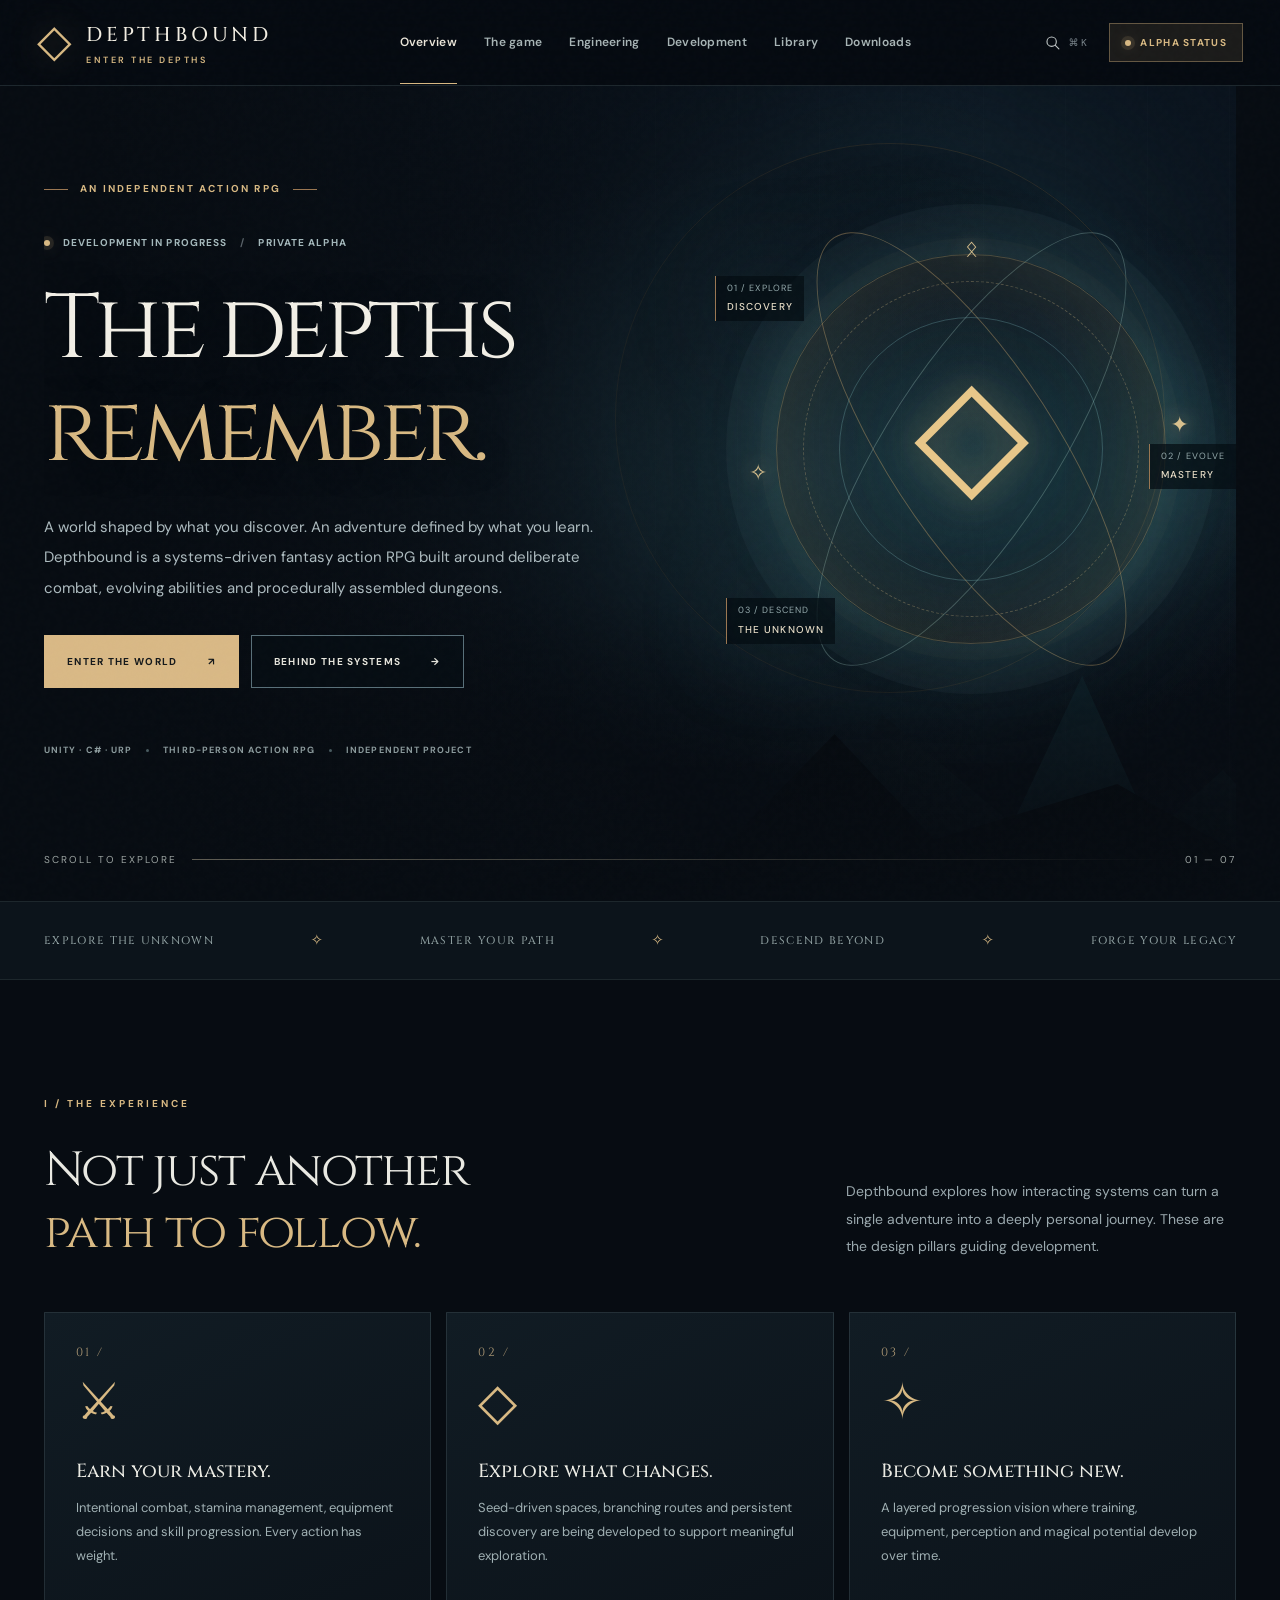
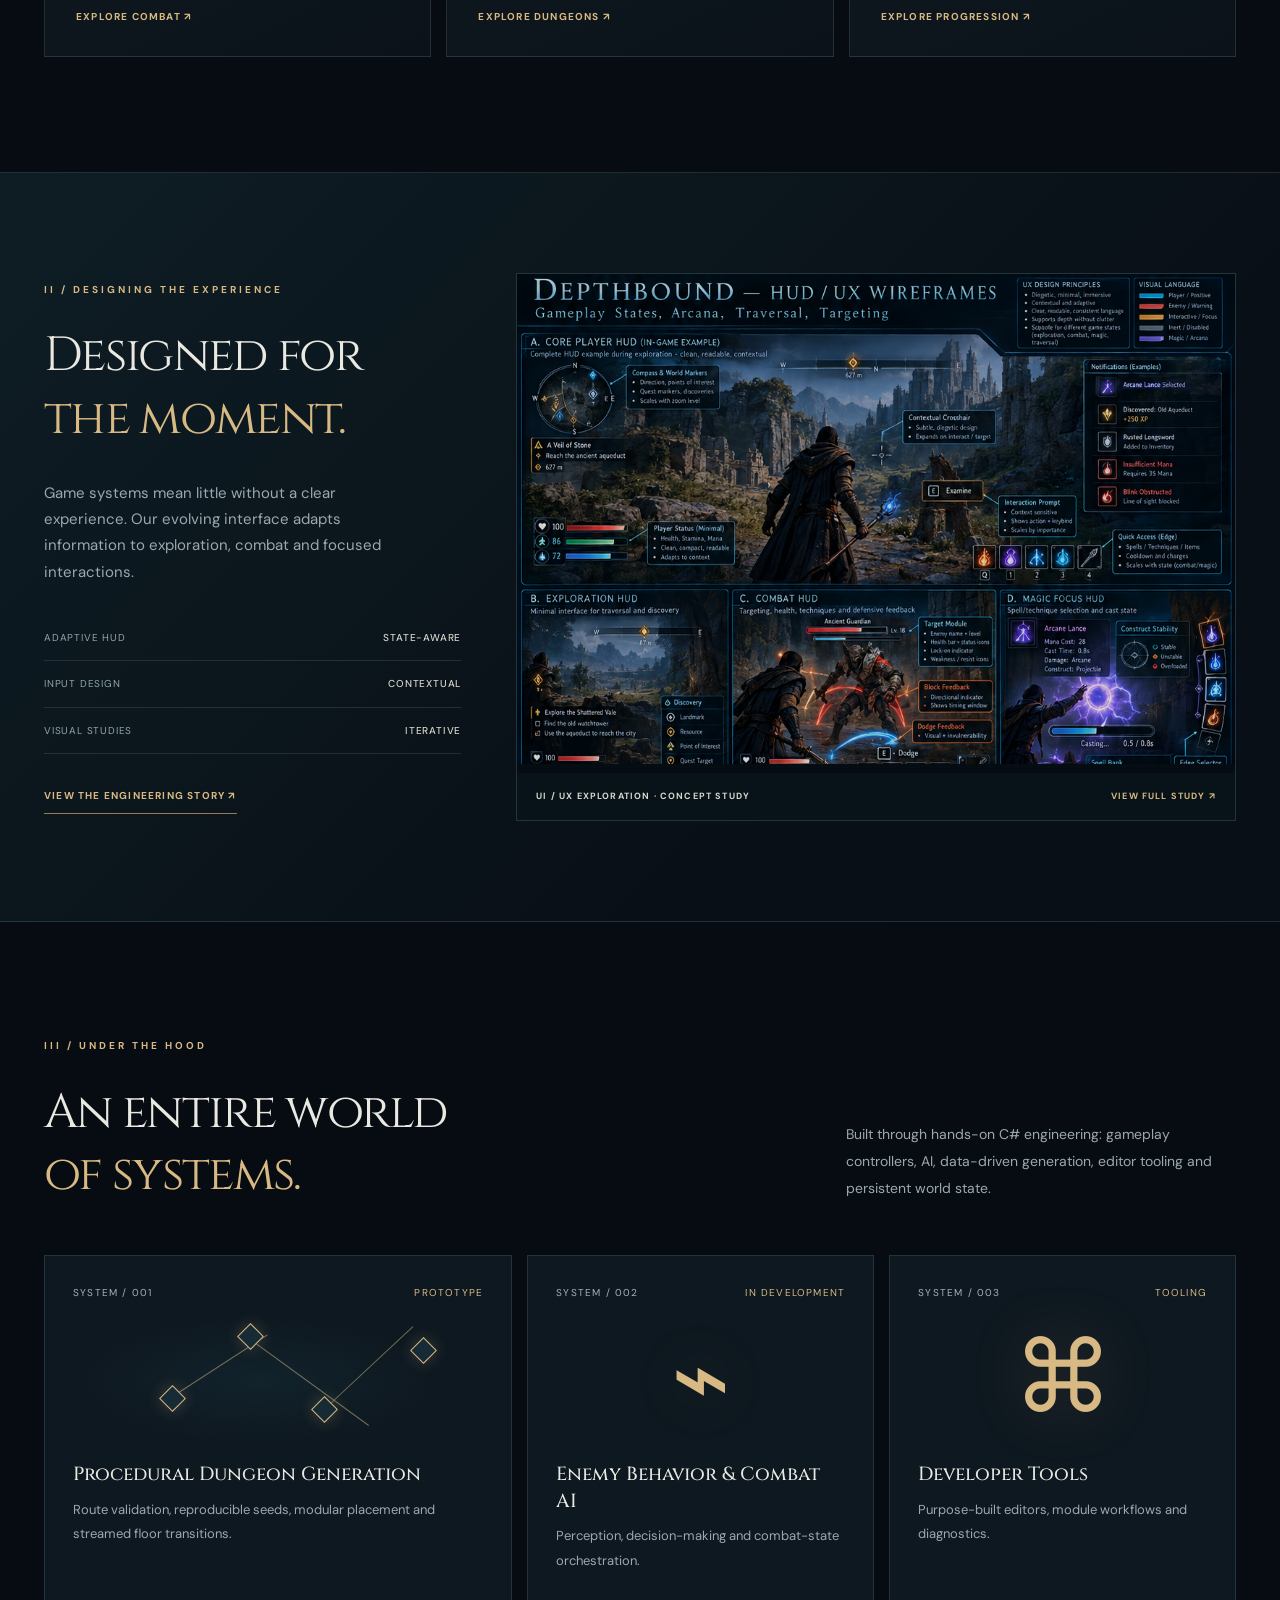
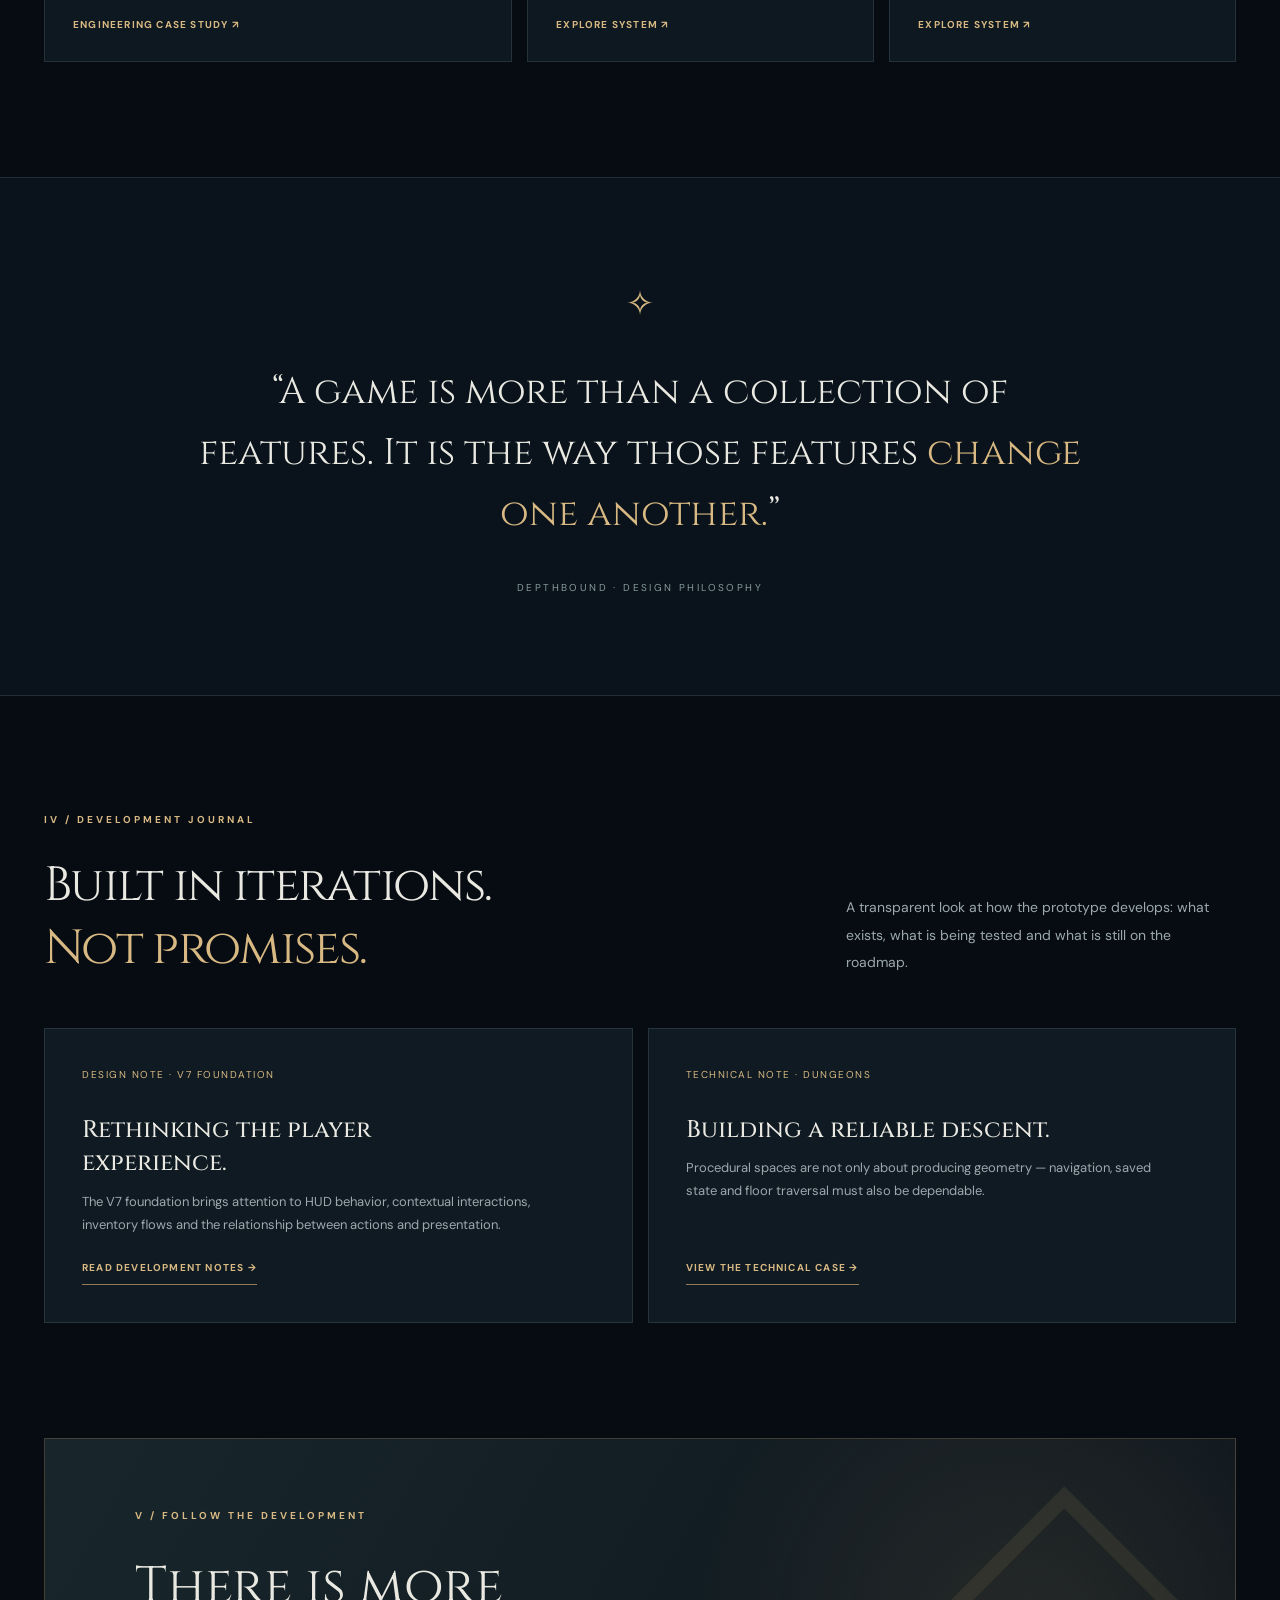
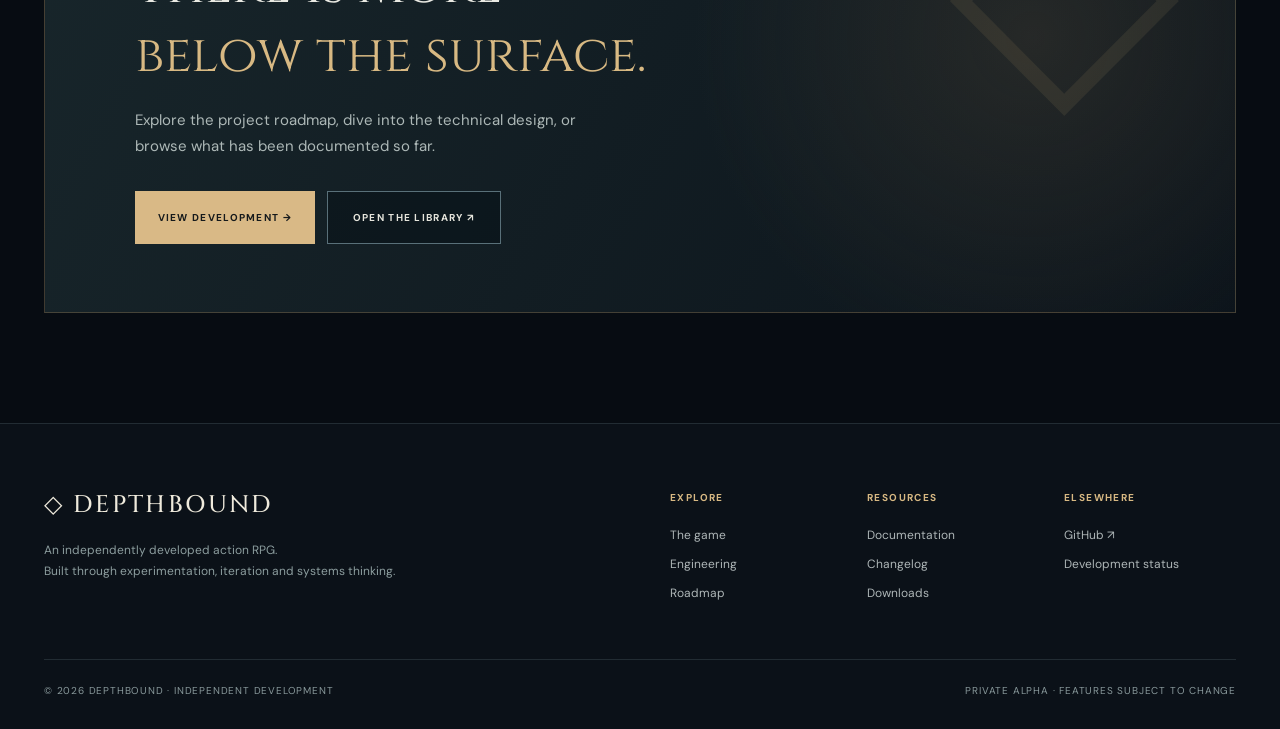
<file: index.html>
<!doctype html><html lang="en"><head><meta charset="utf-8"><meta name="viewport" content="width=device-width,initial-scale=1"><meta name="theme-color" content="#060b11"><meta name="description" content="Discover Depthbound, an independent systems-driven fantasy action RPG in private alpha."><meta property="og:type" content="website"><meta property="og:title" content="An evolving action RPG"><meta property="og:description" content="Discover Depthbound, an independent systems-driven fantasy action RPG in private alpha."><title>An evolving action RPG | Depthbound</title><link rel="preconnect" href="https://fonts.googleapis.com"><link rel="preconnect" href="https://fonts.gstatic.com" crossorigin><link href="https://fonts.googleapis.com/css2?family=Cinzel:wght@400;500;600;700&family=DM+Sans:wght@400;500;600;700&display=swap" rel="stylesheet"><link rel="icon" type="image/svg+xml" href="favicon.svg"><link rel="stylesheet" href="styles.css"></head><body><a class="skip-link" href="#main">Skip to content</a><header class="site-header" id="siteHeader"><div class="nav-shell"><a href="index.html" class="brand" aria-label="Depthbound home"><span class="brand-symbol" aria-hidden="true">◇</span><span class="brand-text"><strong>DEPTHBOUND</strong><small>ENTER THE DEPTHS</small></span></a><nav class="desktop-nav" aria-label="Primary navigation"><a href="index.html" class="nav-link active" aria-current="page">Overview</a><a href="game.html" class="nav-link " >The game</a><a href="engineering.html" class="nav-link " >Engineering</a><a href="development.html" class="nav-link " >Development</a><a href="docs.html" class="nav-link " >Library</a><a href="downloads.html" class="nav-link " >Downloads</a></nav><div class="nav-actions"><button class="icon-button search-trigger" type="button" aria-label="Search website" title="Search (Ctrl+K)"><svg viewBox="0 0 24 24" aria-hidden="true"><circle cx="10.8" cy="10.8" r="6.6"/><path d="m16 16 5 5"/></svg><span class="search-key">⌘ K</span></button><a class="small-cta" href="development.html#status"><span class="live-dot"></span> ALPHA STATUS</a><button type="button" id="menuToggle" class="icon-button menu-toggle" aria-label="Open menu" aria-expanded="false" aria-controls="mobileNav"><span></span><span></span><span></span></button></div></div><nav id="mobileNav" class="mobile-nav" aria-label="Mobile navigation" hidden><a href="index.html" class="nav-link active" aria-current="page">Overview</a><a href="game.html" class="nav-link " >The game</a><a href="engineering.html" class="nav-link " >Engineering</a><a href="development.html" class="nav-link " >Development</a><a href="docs.html" class="nav-link " >Library</a><a href="downloads.html" class="nav-link " >Downloads</a><a href="changelog.html" class="nav-link">Changelog</a></nav></header><main id="main">
<section class="hero container" aria-labelledby="hero-heading"><div class="hero-atmosphere" aria-hidden="true"><div class="atmosphere-glow"></div><div class="atmosphere-peak peak-one"></div><div class="atmosphere-peak peak-two"></div><div class="atmosphere-peak peak-three"></div></div>
<div class="hero-content"><div class="kicker"><span class="kicker-line"></span> AN INDEPENDENT ACTION RPG <span class="kicker-line"></span></div><div class="hero-status"><span class="status-pulse"></span> DEVELOPMENT IN PROGRESS <span class="status-sep">/</span> PRIVATE ALPHA</div><h1 id="hero-heading">The depths<br><em>remember.</em></h1><p class="hero-lead">A world shaped by what you discover. An adventure defined by what you learn. Depthbound is a systems-driven fantasy action RPG built around deliberate combat, evolving abilities and procedurally assembled dungeons.</p><div class="hero-buttons"><a class="btn btn-primary" href="game.html">ENTER THE WORLD <span aria-hidden="true">↗</span></a><a class="btn btn-outline" href="engineering.html">BEHIND THE SYSTEMS <span aria-hidden="true">→</span></a></div><div class="hero-meta"><span>UNITY · C# · URP</span><span class="meta-divider"></span><span>THIRD-PERSON ACTION RPG</span><span class="meta-divider"></span><span>INDEPENDENT PROJECT</span></div></div>
<div class="hero-art" aria-hidden="true"><div class="orb-axis orb-axis-a"></div><div class="orb-axis orb-axis-b"></div><div class="orb-halo"></div><div class="orb-core">◇</div><span class="orb-mark orb-mark-top">ᛟ</span><span class="orb-mark orb-mark-left">✧</span><span class="orb-mark orb-mark-right">✦</span><div class="floating-label floating-label-1"><span>01 / EXPLORE</span><b>DISCOVERY</b></div><div class="floating-label floating-label-2"><span>02 / EVOLVE</span><b>MASTERY</b></div><div class="floating-label floating-label-3"><span>03 / DESCEND</span><b>THE UNKNOWN</b></div></div><div class="hero-bottom"><span>SCROLL TO EXPLORE</span><span class="scroll-line"></span><span>01 — 07</span></div></section>
<div class="marquee-rule" aria-hidden="true"><div class="container"><span>EXPLORE THE UNKNOWN</span><i>✧</i><span>MASTER YOUR PATH</span><i>✧</i><span>DESCEND BEYOND</span><i>✧</i><span>FORGE YOUR LEGACY</span></div></div>
<section class="section container" id="pillars"><div class="section-top"><div><p class="overline">I / THE EXPERIENCE</p><h2 class="display-heading">Not just another<br><em>path to follow.</em></h2></div><p class="section-intro">Depthbound explores how interacting systems can turn a single adventure into a deeply personal journey. These are the design pillars guiding development.</p></div><div class="pillar-grid"><a class="pillar-card" href="game.html#combat"><div class="pillar-number">01 /</div><div class="pillar-emblem">⚔</div><h3>Earn your mastery.</h3><p>Intentional combat, stamina management, equipment decisions and skill progression. Every action has weight.</p><span class="card-arrow">EXPLORE COMBAT ↗</span></a><a class="pillar-card" href="game.html#dungeons"><div class="pillar-number">02 /</div><div class="pillar-emblem">◇</div><h3>Explore what changes.</h3><p>Seed-driven spaces, branching routes and persistent discovery are being developed to support meaningful exploration.</p><span class="card-arrow">EXPLORE DUNGEONS ↗</span></a><a class="pillar-card" href="game.html#progression"><div class="pillar-number">03 /</div><div class="pillar-emblem">✧</div><h3>Become something new.</h3><p>A layered progression vision where training, equipment, perception and magical potential develop over time.</p><span class="card-arrow">EXPLORE PROGRESSION ↗</span></a></div></section>
<section class="showcase-band"><div class="container showcase-grid"><div class="showcase-copy"><p class="overline">II / DESIGNING THE EXPERIENCE</p><h2 class="display-heading">Designed for<br><em>the moment.</em></h2><p>Game systems mean little without a clear experience. Our evolving interface adapts information to exploration, combat and focused interactions.</p><div class="spec-row"><span>ADAPTIVE HUD</span><strong>STATE-AWARE</strong></div><div class="spec-row"><span>INPUT DESIGN</span><strong>CONTEXTUAL</strong></div><div class="spec-row"><span>VISUAL STUDIES</span><strong>ITERATIVE</strong></div><a class="inline-link" href="engineering.html#adaptive-hud">VIEW THE ENGINEERING STORY ↗</a></div><button class="showcase-image media-open" data-image="assets/hud-wireframe.png" data-caption="Depthbound HUD / UX exploration — design study, not a gameplay screenshot" type="button" aria-label="Open HUD design wireframe"><img src="assets/hud-wireframe.png" alt="Detailed annotated Depthbound HUD and UI design study" loading="lazy"><span class="media-caption"><span>UI / UX EXPLORATION · CONCEPT STUDY</span><span>VIEW FULL STUDY ↗</span></span></button></div></section>
<section class="section container"><div class="section-top"><div><p class="overline">III / UNDER THE HOOD</p><h2 class="display-heading">An entire world<br><em>of systems.</em></h2></div><p class="section-intro">Built through hands-on C# engineering: gameplay controllers, AI, data-driven generation, editor tooling and persistent world state.</p></div><div class="system-preview-grid"><a href="engineering.html#dungeon-generation" class="system-preview preview-feature"><span class="card-topline">SYSTEM / 001 <span>PROTOTYPE</span></span><div class="network-art" aria-hidden="true"><span class="network-node n1"></span><span class="network-node n2"></span><span class="network-node n3"></span><span class="network-node n4"></span><span class="network-path p1"></span><span class="network-path p2"></span><span class="network-path p3"></span></div><h3>Procedural Dungeon Generation</h3><p>Route validation, reproducible seeds, modular placement and streamed floor transitions.</p><span class="card-arrow">ENGINEERING CASE STUDY ↗</span></a><a href="engineering.html#enemy-ai" class="system-preview"><span class="card-topline">SYSTEM / 002 <span>IN DEVELOPMENT</span></span><div class="system-icon">⌁</div><h3>Enemy Behavior & Combat AI</h3><p>Perception, decision-making and combat-state orchestration.</p><span class="card-arrow">EXPLORE SYSTEM ↗</span></a><a href="engineering.html#tooling" class="system-preview"><span class="card-topline">SYSTEM / 003 <span>TOOLING</span></span><div class="system-icon">⌘</div><h3>Developer Tools</h3><p>Purpose-built editors, module workflows and diagnostics.</p><span class="card-arrow">EXPLORE SYSTEM ↗</span></a></div></section>
<section class="quote-section"><div class="container quote-inner"><span class="quote-glyph">✧</span><p>“A game is more than a collection of features. It is the way those features <em>change one another.</em>”</p><span class="quote-credit">DEPTHBOUND · DESIGN PHILOSOPHY</span></div></section>
<section class="section container"><div class="section-top"><div><p class="overline">IV / DEVELOPMENT JOURNAL</p><h2 class="display-heading">Built in iterations.<br><em>Not promises.</em></h2></div><p class="section-intro">A transparent look at how the prototype develops: what exists, what is being tested and what is still on the roadmap.</p></div><div class="journal-grid"><article class="journal-card"><span class="journal-date">DESIGN NOTE · V7 FOUNDATION</span><h3>Rethinking the player experience.</h3><p>The V7 foundation brings attention to HUD behavior, contextual interactions, inventory flows and the relationship between actions and presentation.</p><a class="inline-link" href="development.html">READ DEVELOPMENT NOTES →</a></article><article class="journal-card"><span class="journal-date">TECHNICAL NOTE · DUNGEONS</span><h3>Building a reliable descent.</h3><p>Procedural spaces are not only about producing geometry — navigation, saved state and floor traversal must also be dependable.</p><a class="inline-link" href="engineering.html#dungeon-generation">VIEW THE TECHNICAL CASE →</a></article></div></section>
<section class="cta-section container"><div class="cta-inner"><p class="overline">V / FOLLOW THE DEVELOPMENT</p><h2>There is more<br><em>below the surface.</em></h2><p>Explore the project roadmap, dive into the technical design, or browse what has been documented so far.</p><div class="hero-buttons"><a class="btn btn-primary" href="development.html">VIEW DEVELOPMENT →</a><a class="btn btn-outline" href="docs.html">OPEN THE LIBRARY ↗</a></div></div></section>
</main><footer class="site-footer"><div class="container footer-top"><div><a class="footer-brand" href="index.html">◇ <span>DEPTHBOUND</span></a><p>An independently developed action RPG.<br>Built through experimentation, iteration and systems thinking.</p></div><div class="footer-links"><div><strong>EXPLORE</strong><a href="game.html">The game</a><a href="engineering.html">Engineering</a><a href="development.html">Roadmap</a></div><div><strong>RESOURCES</strong><a href="docs.html">Documentation</a><a href="changelog.html">Changelog</a><a href="downloads.html">Downloads</a></div><div><strong>ELSEWHERE</strong><a href="https://github.com/Exotiq-Phoenix/Depthbound-Web" target="_blank" rel="noopener noreferrer">GitHub ↗</a><a href="development.html#status">Development status</a></div></div></div><div class="container footer-bottom"><span>© <span data-year></span> DEPTHBOUND · INDEPENDENT DEVELOPMENT</span><span>PRIVATE ALPHA · FEATURES SUBJECT TO CHANGE</span></div></footer><div class="search-overlay" id="searchOverlay" hidden><div class="search-dialog" role="dialog" aria-modal="true" aria-label="Site search"><div class="search-field"><svg viewBox="0 0 24 24" aria-hidden="true"><circle cx="10.8" cy="10.8" r="6.6"/><path d="m16 16 5 5"/></svg><input id="siteSearch" type="search" placeholder="Search systems, devlogs, guides…" autocomplete="off" aria-label="Search the site"><button class="close-search" type="button" aria-label="Close search">ESC</button></div><div id="searchResults" class="search-results" aria-live="polite"><p>Start typing to explore the Depthbound archive.</p></div></div></div><div id="lightbox" class="lightbox" hidden role="dialog" aria-modal="true" aria-label="Media viewer"><button type="button" class="lightbox-close" aria-label="Close image">×</button><img alt=""><p class="lightbox-caption"></p></div><script src="app.js" defer></script></body></html>
</file>
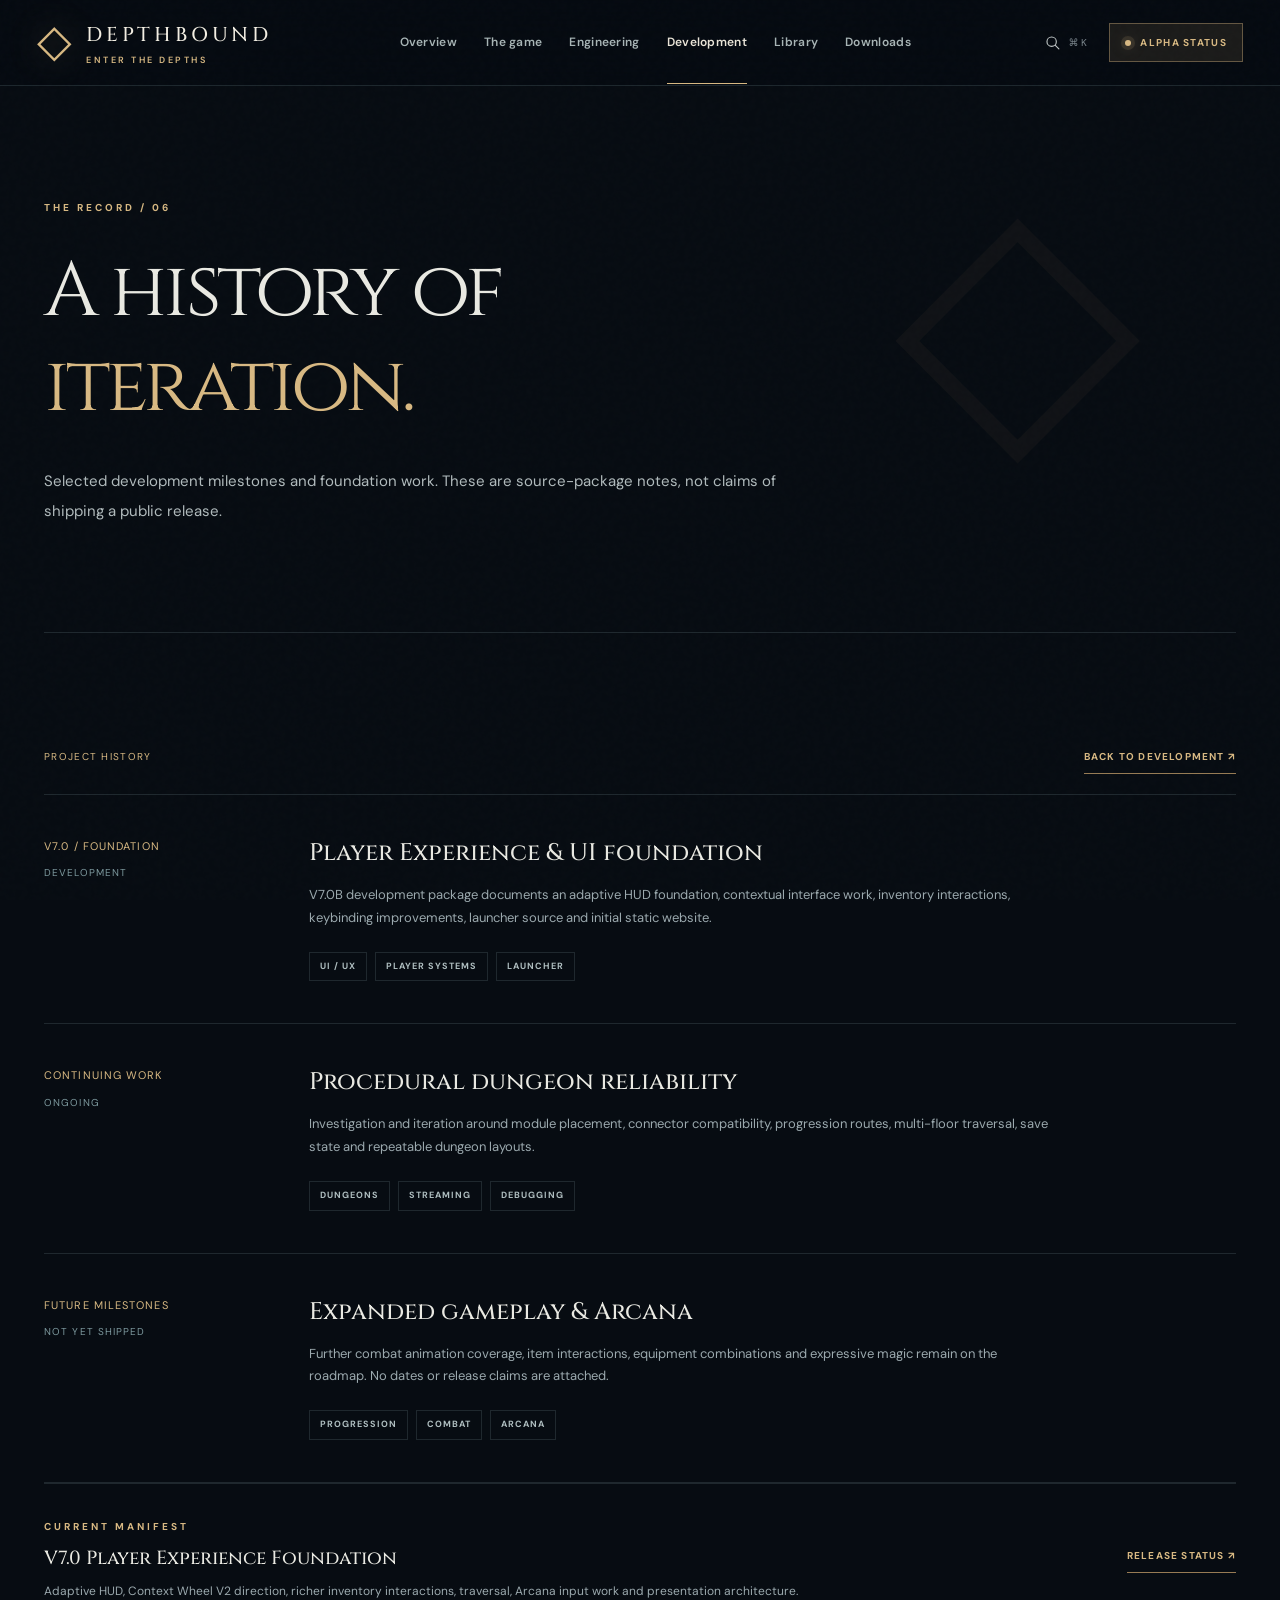
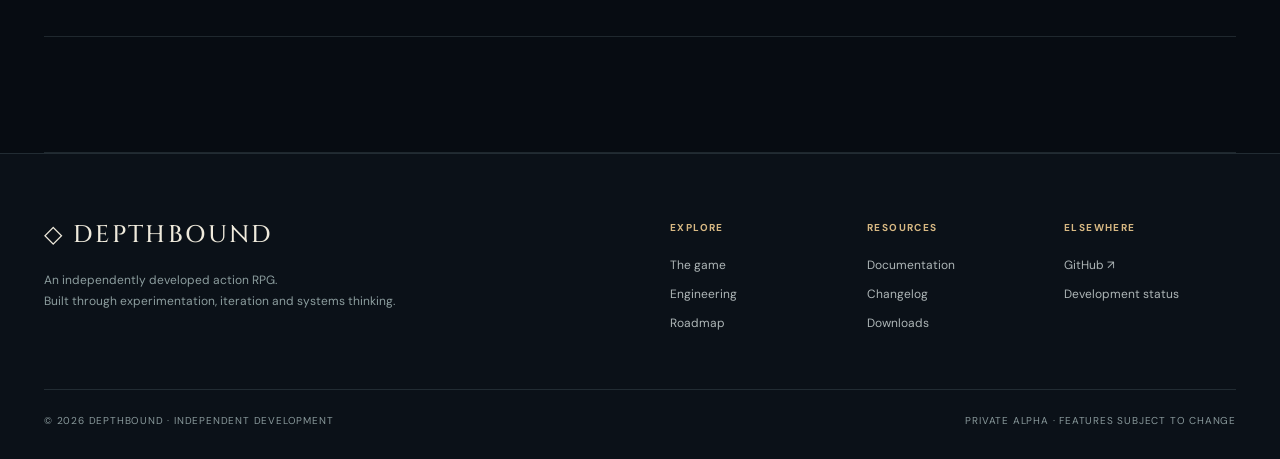
<file: changelog.html>
<!doctype html><html lang="en"><head><meta charset="utf-8"><meta name="viewport" content="width=device-width,initial-scale=1"><meta name="theme-color" content="#060b11"><meta name="description" content="Selected Depthbound development milestones and technical iteration notes."><meta property="og:type" content="website"><meta property="og:title" content="Changelog"><meta property="og:description" content="Selected Depthbound development milestones and technical iteration notes."><title>Changelog | Depthbound</title><link rel="preconnect" href="https://fonts.googleapis.com"><link rel="preconnect" href="https://fonts.gstatic.com" crossorigin><link href="https://fonts.googleapis.com/css2?family=Cinzel:wght@400;500;600;700&family=DM+Sans:wght@400;500;600;700&display=swap" rel="stylesheet"><link rel="icon" type="image/svg+xml" href="favicon.svg"><link rel="stylesheet" href="styles.css"></head><body><a class="skip-link" href="#main">Skip to content</a><header class="site-header" id="siteHeader"><div class="nav-shell"><a href="index.html" class="brand" aria-label="Depthbound home"><span class="brand-symbol" aria-hidden="true">◇</span><span class="brand-text"><strong>DEPTHBOUND</strong><small>ENTER THE DEPTHS</small></span></a><nav class="desktop-nav" aria-label="Primary navigation"><a href="index.html" class="nav-link " >Overview</a><a href="game.html" class="nav-link " >The game</a><a href="engineering.html" class="nav-link " >Engineering</a><a href="development.html" class="nav-link active" aria-current="page">Development</a><a href="docs.html" class="nav-link " >Library</a><a href="downloads.html" class="nav-link " >Downloads</a></nav><div class="nav-actions"><button class="icon-button search-trigger" type="button" aria-label="Search website" title="Search (Ctrl+K)"><svg viewBox="0 0 24 24" aria-hidden="true"><circle cx="10.8" cy="10.8" r="6.6"/><path d="m16 16 5 5"/></svg><span class="search-key">⌘ K</span></button><a class="small-cta" href="development.html#status"><span class="live-dot"></span> ALPHA STATUS</a><button type="button" id="menuToggle" class="icon-button menu-toggle" aria-label="Open menu" aria-expanded="false" aria-controls="mobileNav"><span></span><span></span><span></span></button></div></div><nav id="mobileNav" class="mobile-nav" aria-label="Mobile navigation" hidden><a href="index.html" class="nav-link " >Overview</a><a href="game.html" class="nav-link " >The game</a><a href="engineering.html" class="nav-link " >Engineering</a><a href="development.html" class="nav-link active" aria-current="page">Development</a><a href="docs.html" class="nav-link " >Library</a><a href="downloads.html" class="nav-link " >Downloads</a><a href="changelog.html" class="nav-link">Changelog</a></nav></header><main id="main"><section class="page-hero container"><p class="overline">THE RECORD / 06</p><h1 class="page-title">A history of<br><em>iteration.</em></h1><p class="page-description">Selected development milestones and foundation work. These are source-package notes, not claims of shipping a public release.</p></section><section class="container section page-section"><div class="changelog-toolbar"><span>PROJECT HISTORY</span><a class="inline-link" href="development.html">BACK TO DEVELOPMENT ↗</a></div><div class="timeline"><article><div class="timeline-meta"><span>V7.0 / FOUNDATION</span><small>DEVELOPMENT</small></div><div class="timeline-content"><h2>Player Experience & UI foundation</h2><p>V7.0B development package documents an adaptive HUD foundation, contextual interface work, inventory interactions, keybinding improvements, launcher source and initial static website.</p><div class="tag-row"><span>UI / UX</span><span>PLAYER SYSTEMS</span><span>LAUNCHER</span></div></div></article><article><div class="timeline-meta"><span>CONTINUING WORK</span><small>ONGOING</small></div><div class="timeline-content"><h2>Procedural dungeon reliability</h2><p>Investigation and iteration around module placement, connector compatibility, progression routes, multi-floor traversal, save state and repeatable dungeon layouts.</p><div class="tag-row"><span>DUNGEONS</span><span>STREAMING</span><span>DEBUGGING</span></div></div></article><article><div class="timeline-meta"><span>FUTURE MILESTONES</span><small>NOT YET SHIPPED</small></div><div class="timeline-content"><h2>Expanded gameplay & Arcana</h2><p>Further combat animation coverage, item interactions, equipment combinations and expressive magic remain on the roadmap. No dates or release claims are attached.</p><div class="tag-row"><span>PROGRESSION</span><span>COMBAT</span><span>ARCANA</span></div></div></article></div><div class="release-manifest"><div><p class="overline">CURRENT MANIFEST</p><h3 id="changelogManifestTitle">Development version</h3><p id="changelogManifestSummary">Release data is loaded from the existing manifest.</p></div><a class="inline-link" href="downloads.html">RELEASE STATUS ↗</a></div></section></main><footer class="site-footer"><div class="container footer-top"><div><a class="footer-brand" href="index.html">◇ <span>DEPTHBOUND</span></a><p>An independently developed action RPG.<br>Built through experimentation, iteration and systems thinking.</p></div><div class="footer-links"><div><strong>EXPLORE</strong><a href="game.html">The game</a><a href="engineering.html">Engineering</a><a href="development.html">Roadmap</a></div><div><strong>RESOURCES</strong><a href="docs.html">Documentation</a><a href="changelog.html">Changelog</a><a href="downloads.html">Downloads</a></div><div><strong>ELSEWHERE</strong><a href="https://github.com/Exotiq-Phoenix/Depthbound-Web" target="_blank" rel="noopener noreferrer">GitHub ↗</a><a href="development.html#status">Development status</a></div></div></div><div class="container footer-bottom"><span>© <span data-year></span> DEPTHBOUND · INDEPENDENT DEVELOPMENT</span><span>PRIVATE ALPHA · FEATURES SUBJECT TO CHANGE</span></div></footer><div class="search-overlay" id="searchOverlay" hidden><div class="search-dialog" role="dialog" aria-modal="true" aria-label="Site search"><div class="search-field"><svg viewBox="0 0 24 24" aria-hidden="true"><circle cx="10.8" cy="10.8" r="6.6"/><path d="m16 16 5 5"/></svg><input id="siteSearch" type="search" placeholder="Search systems, devlogs, guides…" autocomplete="off" aria-label="Search the site"><button class="close-search" type="button" aria-label="Close search">ESC</button></div><div id="searchResults" class="search-results" aria-live="polite"><p>Start typing to explore the Depthbound archive.</p></div></div></div><div id="lightbox" class="lightbox" hidden role="dialog" aria-modal="true" aria-label="Media viewer"><button type="button" class="lightbox-close" aria-label="Close image">×</button><img alt=""><p class="lightbox-caption"></p></div><script src="app.js" defer></script></body></html>
</file>
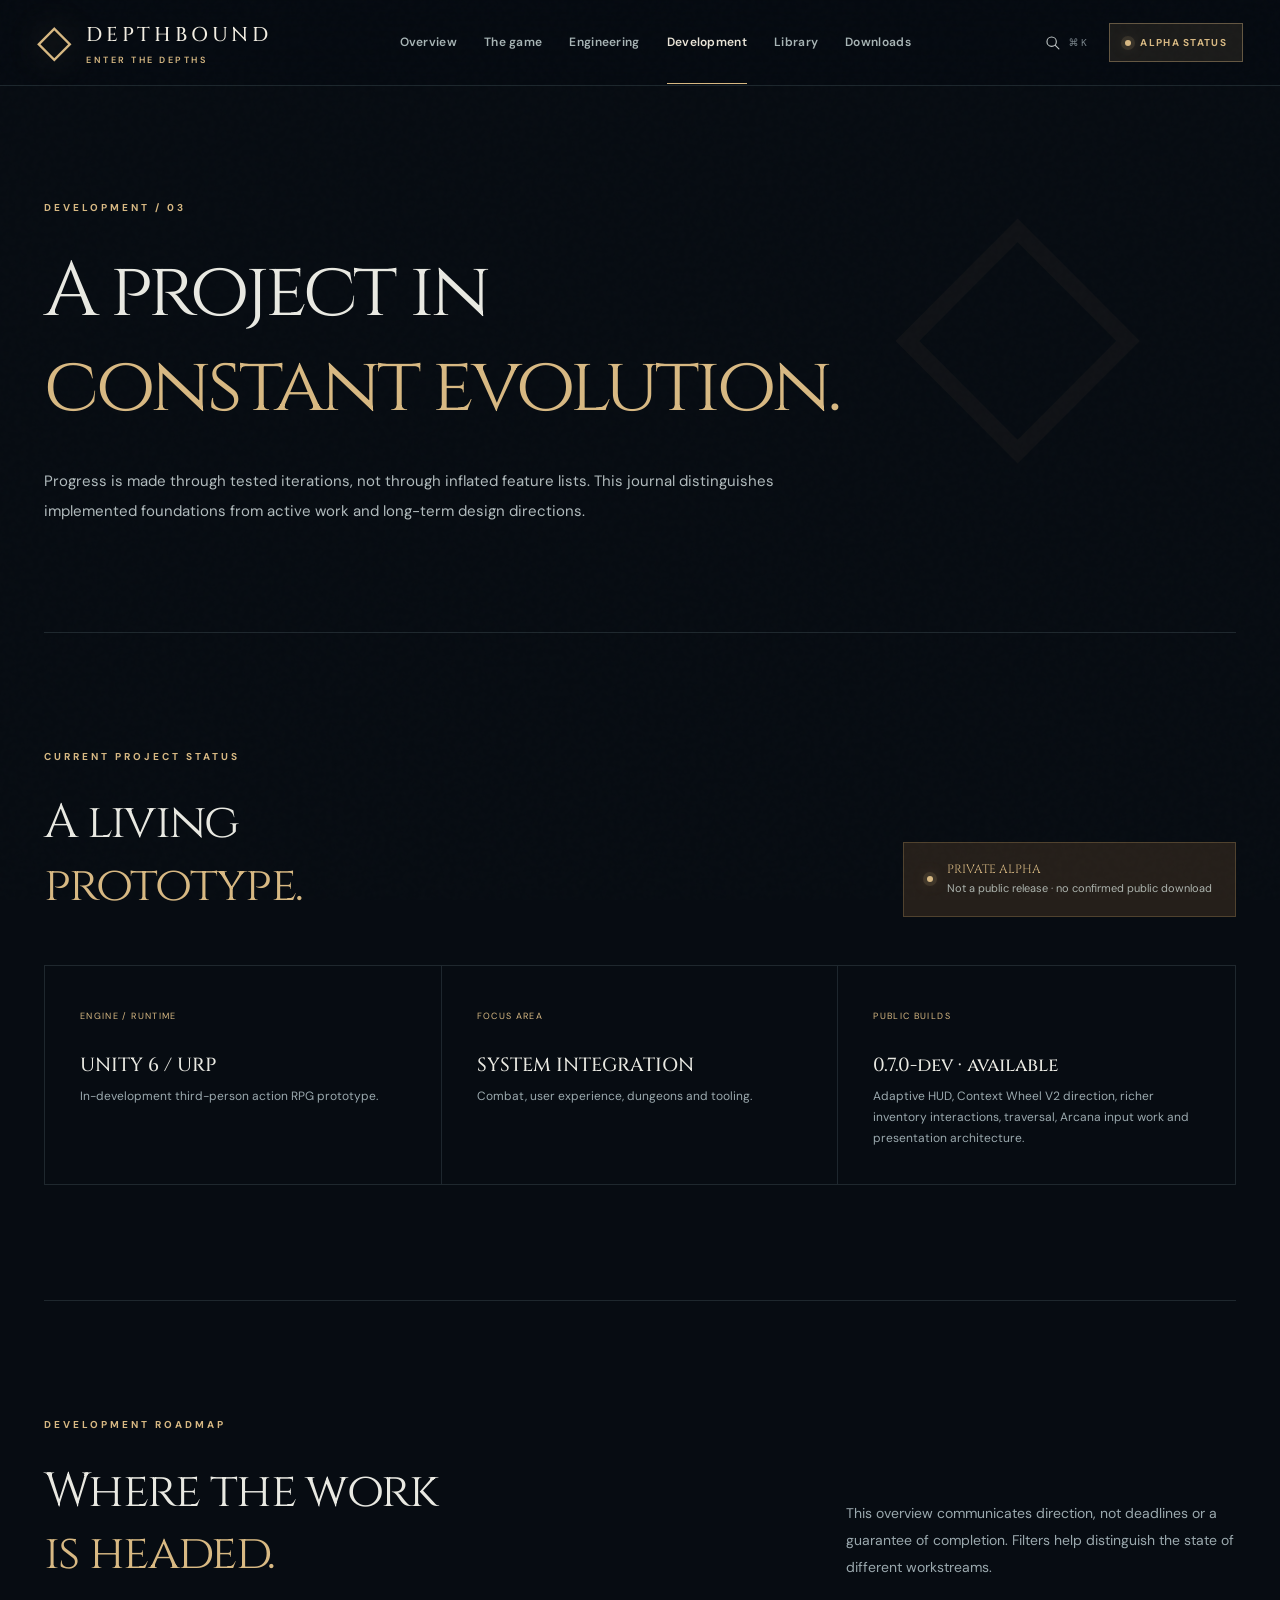
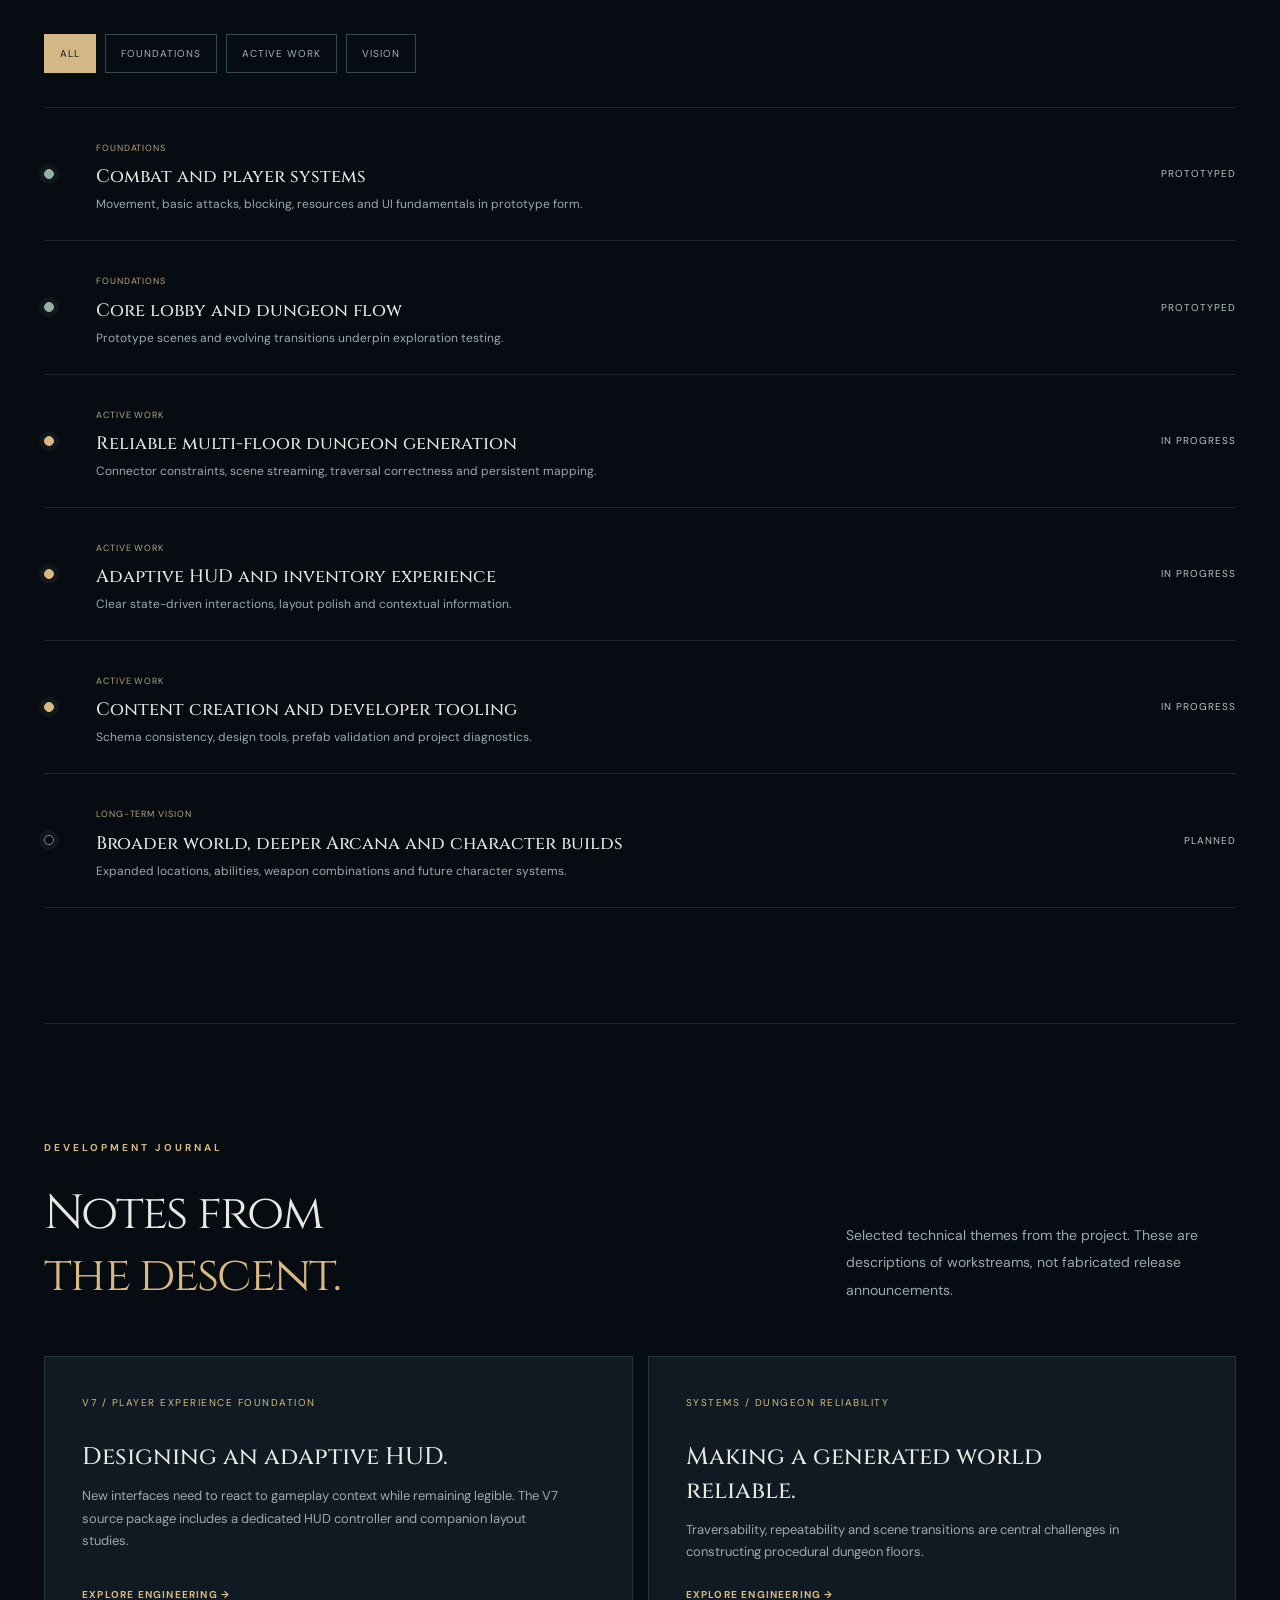
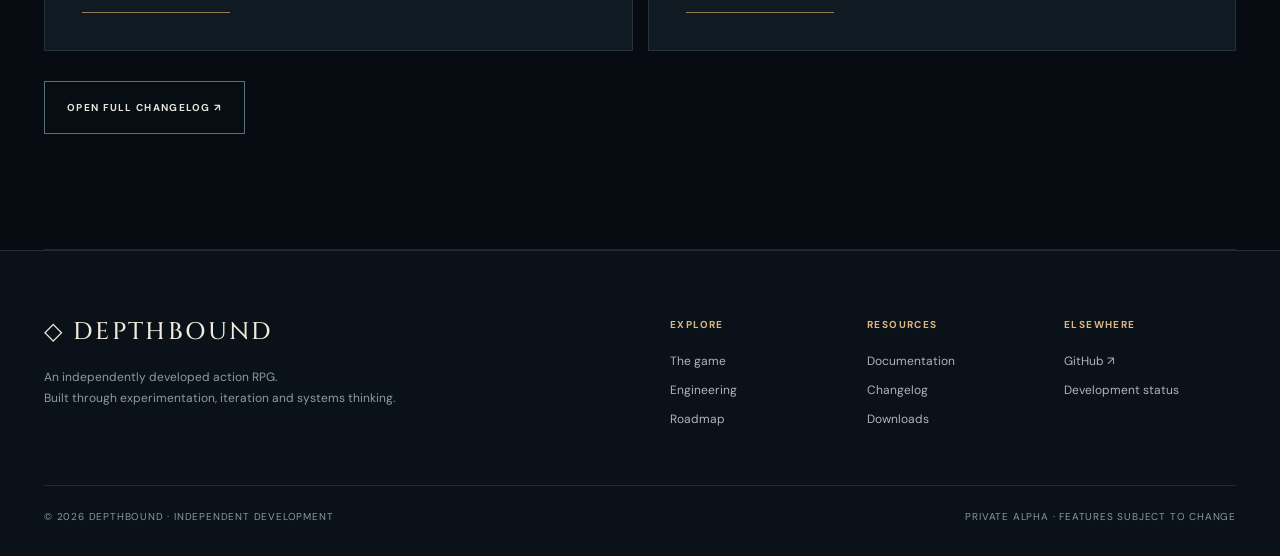
<file: development.html>
<!doctype html><html lang="en"><head><meta charset="utf-8"><meta name="viewport" content="width=device-width,initial-scale=1"><meta name="theme-color" content="#060b11"><meta name="description" content="Depthbound private-alpha status, development roadmap, engineering journal and changelog."><meta property="og:type" content="website"><meta property="og:title" content="Development Journal"><meta property="og:description" content="Depthbound private-alpha status, development roadmap, engineering journal and changelog."><title>Development Journal | Depthbound</title><link rel="preconnect" href="https://fonts.googleapis.com"><link rel="preconnect" href="https://fonts.gstatic.com" crossorigin><link href="https://fonts.googleapis.com/css2?family=Cinzel:wght@400;500;600;700&family=DM+Sans:wght@400;500;600;700&display=swap" rel="stylesheet"><link rel="icon" type="image/svg+xml" href="favicon.svg"><link rel="stylesheet" href="styles.css"></head><body><a class="skip-link" href="#main">Skip to content</a><header class="site-header" id="siteHeader"><div class="nav-shell"><a href="index.html" class="brand" aria-label="Depthbound home"><span class="brand-symbol" aria-hidden="true">◇</span><span class="brand-text"><strong>DEPTHBOUND</strong><small>ENTER THE DEPTHS</small></span></a><nav class="desktop-nav" aria-label="Primary navigation"><a href="index.html" class="nav-link " >Overview</a><a href="game.html" class="nav-link " >The game</a><a href="engineering.html" class="nav-link " >Engineering</a><a href="development.html" class="nav-link active" aria-current="page">Development</a><a href="docs.html" class="nav-link " >Library</a><a href="downloads.html" class="nav-link " >Downloads</a></nav><div class="nav-actions"><button class="icon-button search-trigger" type="button" aria-label="Search website" title="Search (Ctrl+K)"><svg viewBox="0 0 24 24" aria-hidden="true"><circle cx="10.8" cy="10.8" r="6.6"/><path d="m16 16 5 5"/></svg><span class="search-key">⌘ K</span></button><a class="small-cta" href="development.html#status"><span class="live-dot"></span> ALPHA STATUS</a><button type="button" id="menuToggle" class="icon-button menu-toggle" aria-label="Open menu" aria-expanded="false" aria-controls="mobileNav"><span></span><span></span><span></span></button></div></div><nav id="mobileNav" class="mobile-nav" aria-label="Mobile navigation" hidden><a href="index.html" class="nav-link " >Overview</a><a href="game.html" class="nav-link " >The game</a><a href="engineering.html" class="nav-link " >Engineering</a><a href="development.html" class="nav-link active" aria-current="page">Development</a><a href="docs.html" class="nav-link " >Library</a><a href="downloads.html" class="nav-link " >Downloads</a><a href="changelog.html" class="nav-link">Changelog</a></nav></header><main id="main"><section class="page-hero container"><p class="overline">DEVELOPMENT / 03</p><h1 class="page-title">A project in<br><em>constant evolution.</em></h1><p class="page-description">Progress is made through tested iterations, not through inflated feature lists. This journal distinguishes implemented foundations from active work and long-term design directions.</p></section>
<section class="container section page-section" id="status"><div class="section-top"><div><p class="overline">CURRENT PROJECT STATUS</p><h2 class="display-heading">A living<br><em>prototype.</em></h2></div><div class="status-panel"><span class="status-pulse"></span><div><strong>PRIVATE ALPHA</strong><small>Not a public release · no confirmed public download</small></div></div></div><div class="status-grid"><article><span>ENGINE / RUNTIME</span><strong>UNITY 6 / URP</strong><p>In-development third-person action RPG prototype.</p></article><article><span>FOCUS AREA</span><strong>SYSTEM INTEGRATION</strong><p>Combat, user experience, dungeons and tooling.</p></article><article><span>PUBLIC BUILDS</span><strong id="manifestVersion">NOT PUBLISHED</strong><p id="manifestSummary">Release metadata is loaded from the site's existing manifest.</p></article></div></section>
<section class="container section page-section" id="roadmap"><div class="section-top"><div><p class="overline">DEVELOPMENT ROADMAP</p><h2 class="display-heading">Where the work<br><em>is headed.</em></h2></div><p class="section-intro">This overview communicates direction, not deadlines or a guarantee of completion. Filters help distinguish the state of different workstreams.</p></div><div class="filter-bar" role="group" aria-label="Filter roadmap items"><button class="filter-btn active" data-roadmap="all" aria-pressed="true">ALL</button><button class="filter-btn" data-roadmap="foundation" aria-pressed="false">FOUNDATIONS</button><button class="filter-btn" data-roadmap="active" aria-pressed="false">ACTIVE WORK</button><button class="filter-btn" data-roadmap="vision" aria-pressed="false">VISION</button></div><div class="roadmap-list"><article data-phase="foundation"><span class="roadmap-indicator foundation"></span><div><small>FOUNDATIONS</small><h3>Combat and player systems</h3><p>Movement, basic attacks, blocking, resources and UI fundamentals in prototype form.</p></div><span>PROTOTYPED</span></article><article data-phase="foundation"><span class="roadmap-indicator foundation"></span><div><small>FOUNDATIONS</small><h3>Core lobby and dungeon flow</h3><p>Prototype scenes and evolving transitions underpin exploration testing.</p></div><span>PROTOTYPED</span></article><article data-phase="active"><span class="roadmap-indicator active"></span><div><small>ACTIVE WORK</small><h3>Reliable multi-floor dungeon generation</h3><p>Connector constraints, scene streaming, traversal correctness and persistent mapping.</p></div><span>IN PROGRESS</span></article><article data-phase="active"><span class="roadmap-indicator active"></span><div><small>ACTIVE WORK</small><h3>Adaptive HUD and inventory experience</h3><p>Clear state-driven interactions, layout polish and contextual information.</p></div><span>IN PROGRESS</span></article><article data-phase="active"><span class="roadmap-indicator active"></span><div><small>ACTIVE WORK</small><h3>Content creation and developer tooling</h3><p>Schema consistency, design tools, prefab validation and project diagnostics.</p></div><span>IN PROGRESS</span></article><article data-phase="vision"><span class="roadmap-indicator vision"></span><div><small>LONG-TERM VISION</small><h3>Broader world, deeper Arcana and character builds</h3><p>Expanded locations, abilities, weapon combinations and future character systems.</p></div><span>PLANNED</span></article></div></section>
<section class="container section page-section" id="journal"><div class="section-top"><div><p class="overline">DEVELOPMENT JOURNAL</p><h2 class="display-heading">Notes from<br><em>the descent.</em></h2></div><p class="section-intro">Selected technical themes from the project. These are descriptions of workstreams, not fabricated release announcements.</p></div><div class="journal-grid"><article class="journal-card"><span class="journal-date">V7 / PLAYER EXPERIENCE FOUNDATION</span><h3>Designing an adaptive HUD.</h3><p>New interfaces need to react to gameplay context while remaining legible. The V7 source package includes a dedicated HUD controller and companion layout studies.</p><a class="inline-link" href="engineering.html#adaptive-hud">EXPLORE ENGINEERING →</a></article><article class="journal-card"><span class="journal-date">SYSTEMS / DUNGEON RELIABILITY</span><h3>Making a generated world reliable.</h3><p>Traversability, repeatability and scene transitions are central challenges in constructing procedural dungeon floors.</p><a class="inline-link" href="engineering.html#dungeon-generation">EXPLORE ENGINEERING →</a></article></div><a class="btn btn-outline section-end-button" href="changelog.html">OPEN FULL CHANGELOG ↗</a></section></main><footer class="site-footer"><div class="container footer-top"><div><a class="footer-brand" href="index.html">◇ <span>DEPTHBOUND</span></a><p>An independently developed action RPG.<br>Built through experimentation, iteration and systems thinking.</p></div><div class="footer-links"><div><strong>EXPLORE</strong><a href="game.html">The game</a><a href="engineering.html">Engineering</a><a href="development.html">Roadmap</a></div><div><strong>RESOURCES</strong><a href="docs.html">Documentation</a><a href="changelog.html">Changelog</a><a href="downloads.html">Downloads</a></div><div><strong>ELSEWHERE</strong><a href="https://github.com/Exotiq-Phoenix/Depthbound-Web" target="_blank" rel="noopener noreferrer">GitHub ↗</a><a href="development.html#status">Development status</a></div></div></div><div class="container footer-bottom"><span>© <span data-year></span> DEPTHBOUND · INDEPENDENT DEVELOPMENT</span><span>PRIVATE ALPHA · FEATURES SUBJECT TO CHANGE</span></div></footer><div class="search-overlay" id="searchOverlay" hidden><div class="search-dialog" role="dialog" aria-modal="true" aria-label="Site search"><div class="search-field"><svg viewBox="0 0 24 24" aria-hidden="true"><circle cx="10.8" cy="10.8" r="6.6"/><path d="m16 16 5 5"/></svg><input id="siteSearch" type="search" placeholder="Search systems, devlogs, guides…" autocomplete="off" aria-label="Search the site"><button class="close-search" type="button" aria-label="Close search">ESC</button></div><div id="searchResults" class="search-results" aria-live="polite"><p>Start typing to explore the Depthbound archive.</p></div></div></div><div id="lightbox" class="lightbox" hidden role="dialog" aria-modal="true" aria-label="Media viewer"><button type="button" class="lightbox-close" aria-label="Close image">×</button><img alt=""><p class="lightbox-caption"></p></div><script src="app.js" defer></script></body></html>
</file>
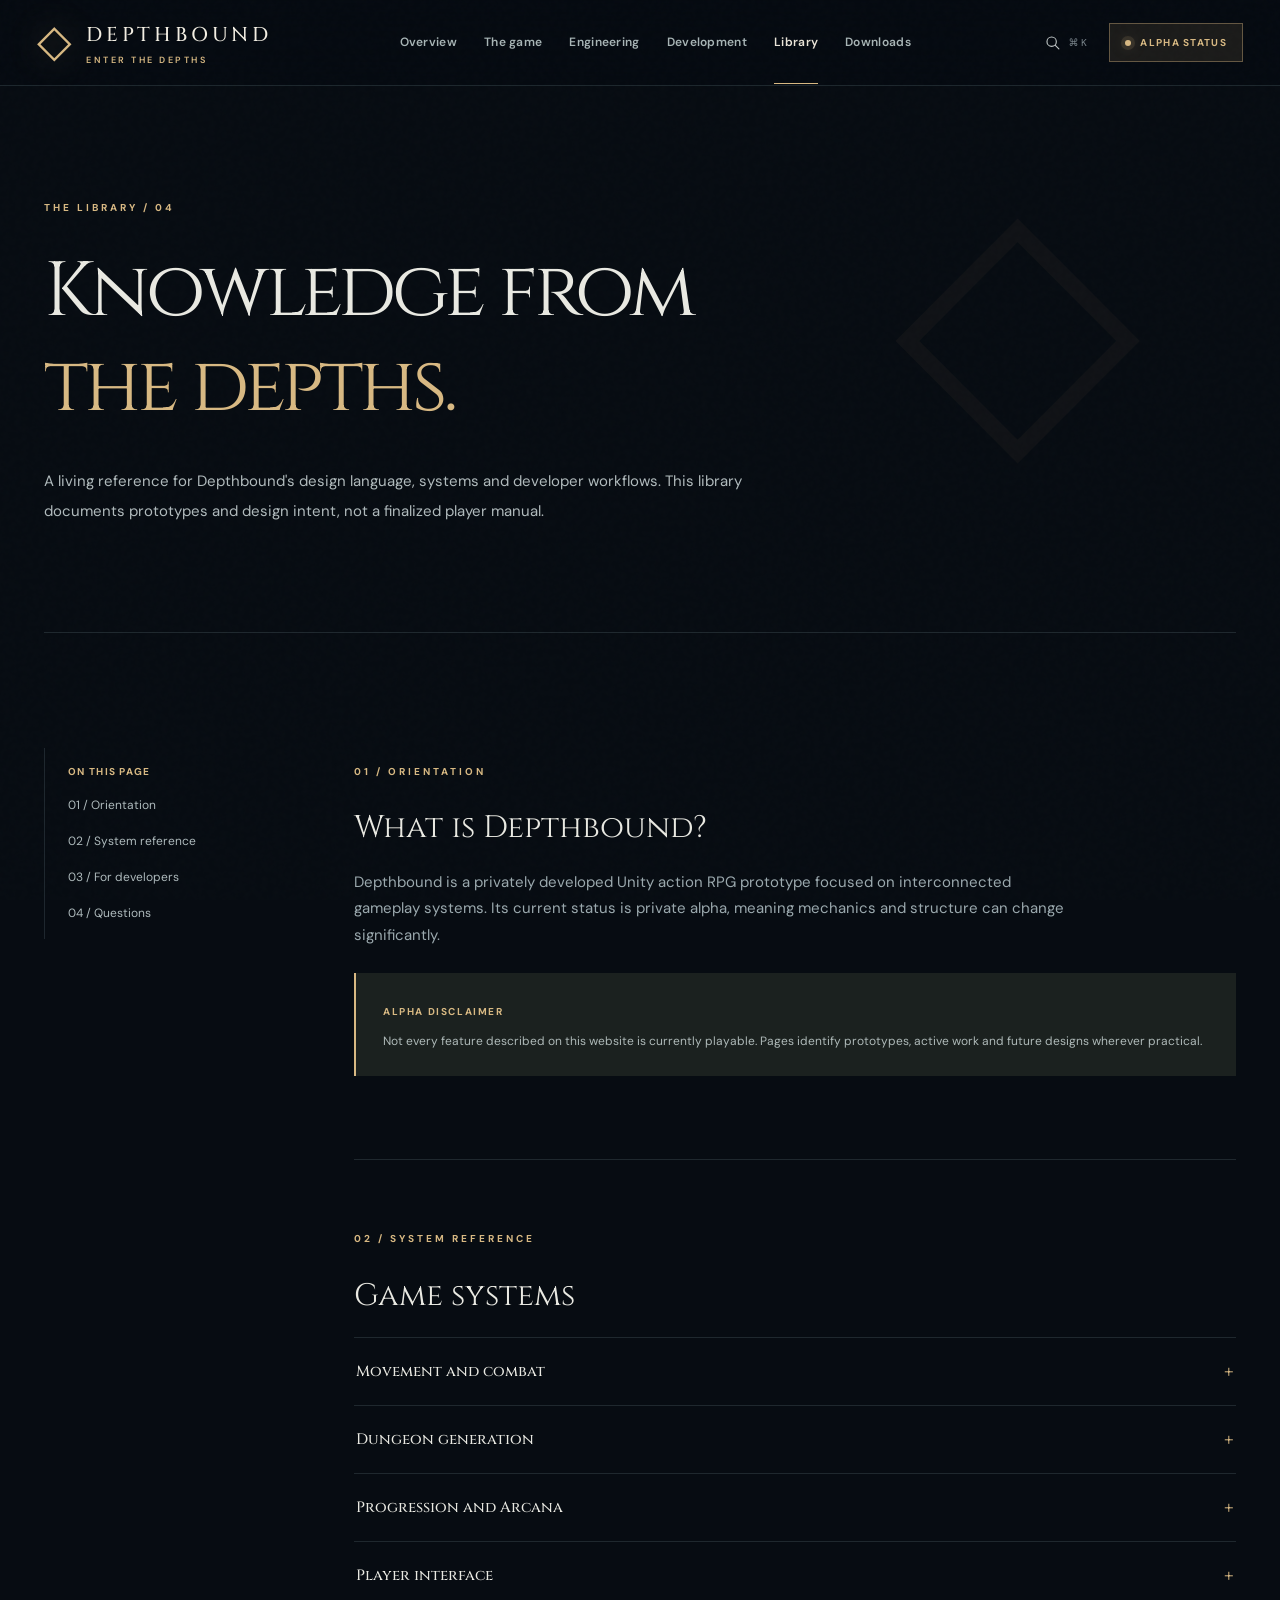
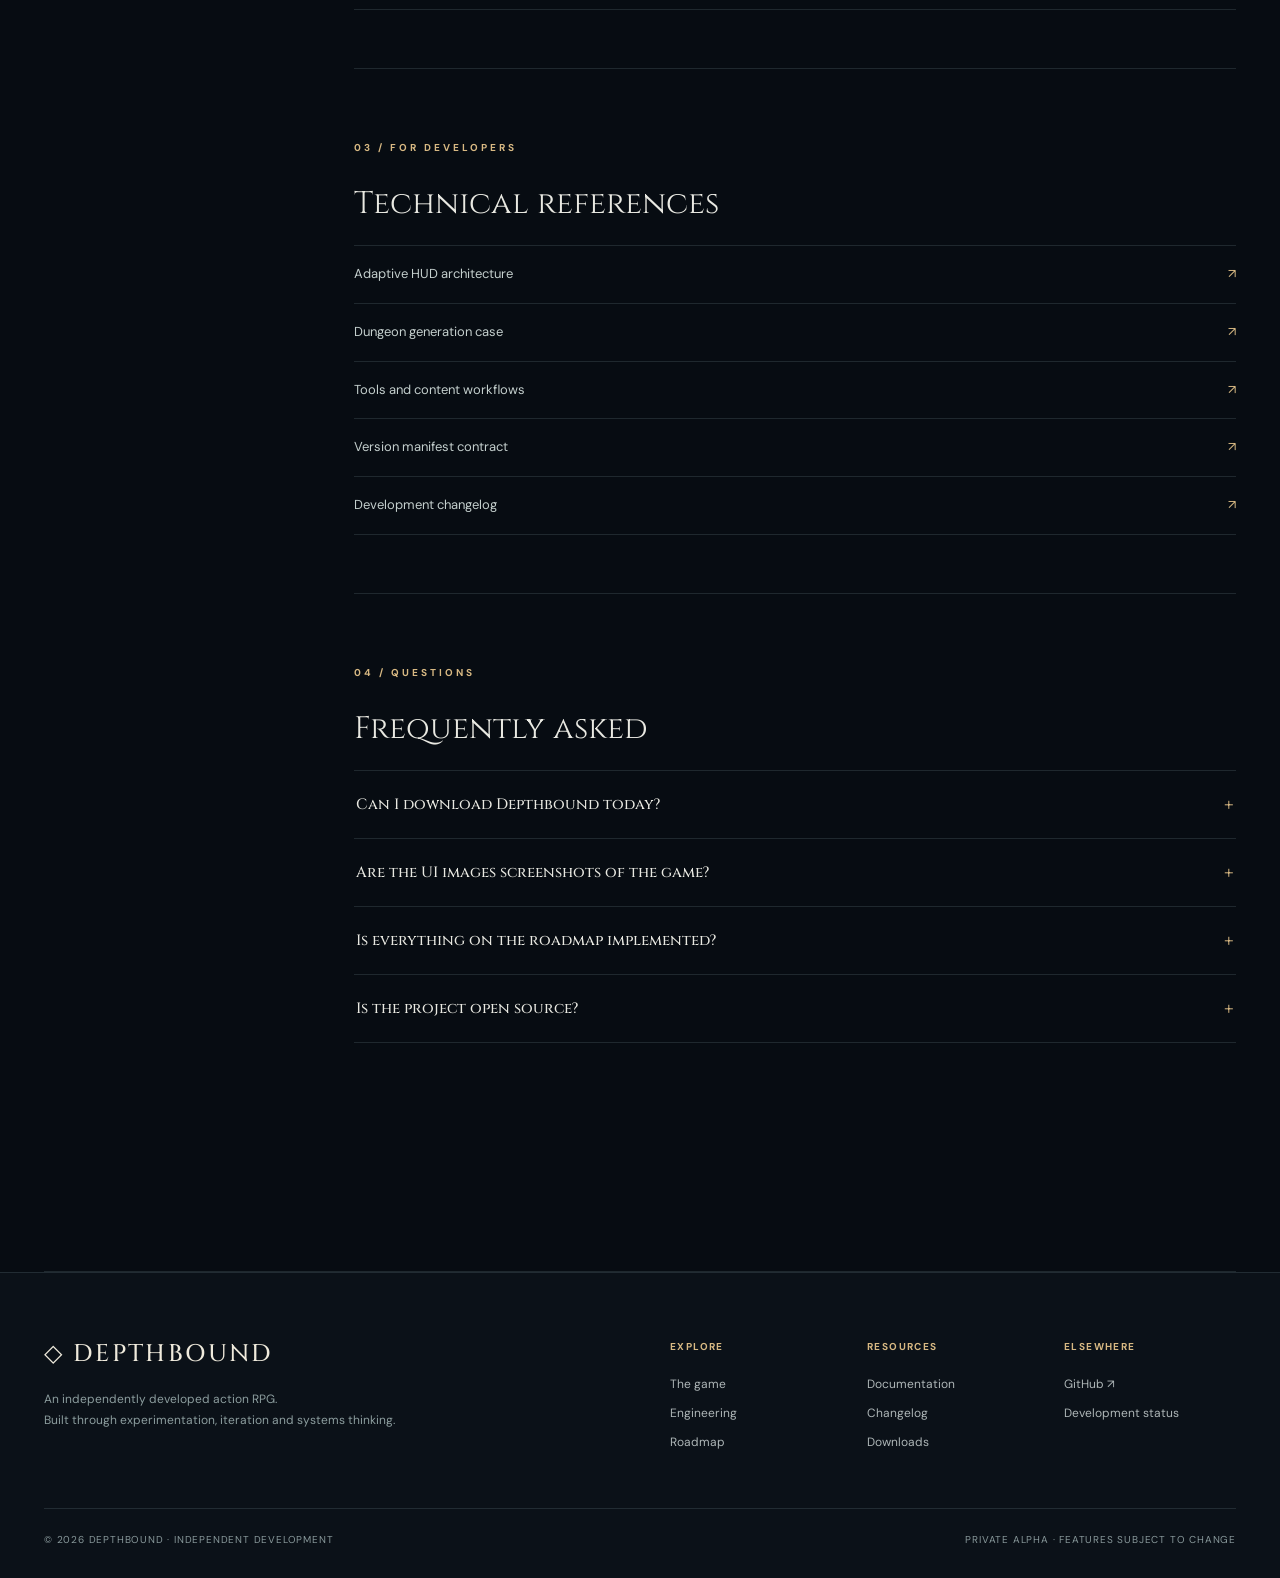
<file: docs.html>
<!doctype html><html lang="en"><head><meta charset="utf-8"><meta name="viewport" content="width=device-width,initial-scale=1"><meta name="theme-color" content="#060b11"><meta name="description" content="Read Depthbound project documentation, system explanations, developer references and FAQs."><meta property="og:type" content="website"><meta property="og:title" content="The Library"><meta property="og:description" content="Read Depthbound project documentation, system explanations, developer references and FAQs."><title>The Library | Depthbound</title><link rel="preconnect" href="https://fonts.googleapis.com"><link rel="preconnect" href="https://fonts.gstatic.com" crossorigin><link href="https://fonts.googleapis.com/css2?family=Cinzel:wght@400;500;600;700&family=DM+Sans:wght@400;500;600;700&display=swap" rel="stylesheet"><link rel="icon" type="image/svg+xml" href="favicon.svg"><link rel="stylesheet" href="styles.css"></head><body><a class="skip-link" href="#main">Skip to content</a><header class="site-header" id="siteHeader"><div class="nav-shell"><a href="index.html" class="brand" aria-label="Depthbound home"><span class="brand-symbol" aria-hidden="true">◇</span><span class="brand-text"><strong>DEPTHBOUND</strong><small>ENTER THE DEPTHS</small></span></a><nav class="desktop-nav" aria-label="Primary navigation"><a href="index.html" class="nav-link " >Overview</a><a href="game.html" class="nav-link " >The game</a><a href="engineering.html" class="nav-link " >Engineering</a><a href="development.html" class="nav-link " >Development</a><a href="docs.html" class="nav-link active" aria-current="page">Library</a><a href="downloads.html" class="nav-link " >Downloads</a></nav><div class="nav-actions"><button class="icon-button search-trigger" type="button" aria-label="Search website" title="Search (Ctrl+K)"><svg viewBox="0 0 24 24" aria-hidden="true"><circle cx="10.8" cy="10.8" r="6.6"/><path d="m16 16 5 5"/></svg><span class="search-key">⌘ K</span></button><a class="small-cta" href="development.html#status"><span class="live-dot"></span> ALPHA STATUS</a><button type="button" id="menuToggle" class="icon-button menu-toggle" aria-label="Open menu" aria-expanded="false" aria-controls="mobileNav"><span></span><span></span><span></span></button></div></div><nav id="mobileNav" class="mobile-nav" aria-label="Mobile navigation" hidden><a href="index.html" class="nav-link " >Overview</a><a href="game.html" class="nav-link " >The game</a><a href="engineering.html" class="nav-link " >Engineering</a><a href="development.html" class="nav-link " >Development</a><a href="docs.html" class="nav-link active" aria-current="page">Library</a><a href="downloads.html" class="nav-link " >Downloads</a><a href="changelog.html" class="nav-link">Changelog</a></nav></header><main id="main"><section class="page-hero container"><p class="overline">THE LIBRARY / 04</p><h1 class="page-title">Knowledge from<br><em>the depths.</em></h1><p class="page-description">A living reference for Depthbound's design language, systems and developer workflows. This library documents prototypes and design intent, not a finalized player manual.</p></section>
<section class="container section page-section"><div class="library-grid"><aside class="library-nav"><strong>ON THIS PAGE</strong><a href="#getting-started">01 / Orientation</a><a href="#system-reference">02 / System reference</a><a href="#developer-reference">03 / For developers</a><a href="#faq">04 / Questions</a></aside><div class="library-content"><div id="getting-started" class="docs-block"><p class="overline">01 / ORIENTATION</p><h2>What is Depthbound?</h2><p>Depthbound is a privately developed Unity action RPG prototype focused on interconnected gameplay systems. Its current status is private alpha, meaning mechanics and structure can change significantly.</p><div class="callout"><strong>ALPHA DISCLAIMER</strong><p>Not every feature described on this website is currently playable. Pages identify prototypes, active work and future designs wherever practical.</p></div></div><div id="system-reference" class="docs-block"><p class="overline">02 / SYSTEM REFERENCE</p><h2>Game systems</h2><div class="accordion"><details><summary>Movement and combat <span>+</span></summary><div>Third-person movement, basic melee, blocking and player resources have prototype implementations. Animation blending, loadout combinations and encounter depth continue to evolve.</div></details><details><summary>Dungeon generation <span>+</span></summary><div>Modules use connector and layout constraints; seeded generation and validation are under active development. Details can change while progression reliability is improved.</div></details><details><summary>Progression and Arcana <span>+</span></summary><div>Core resource and progression foundations exist. The expanded construct-driven magic system is a long-term design direction with experimental foundations.</div></details><details><summary>Player interface <span>+</span></summary><div>V7 source code introduces adaptive HUD and contextual interaction foundations. The wireframes presented here are design studies and do not establish complete in-game parity.</div></details></div></div><div id="developer-reference" class="docs-block"><p class="overline">03 / FOR DEVELOPERS</p><h2>Technical references</h2><div class="doc-links"><a href="engineering.html#adaptive-hud">Adaptive HUD architecture <span>↗</span></a><a href="engineering.html#dungeon-generation">Dungeon generation case <span>↗</span></a><a href="engineering.html#tooling">Tools and content workflows <span>↗</span></a><a href="engineering.html#release-system">Version manifest contract <span>↗</span></a><a href="changelog.html">Development changelog <span>↗</span></a></div></div><div id="faq" class="docs-block"><p class="overline">04 / QUESTIONS</p><h2>Frequently asked</h2><div class="accordion"><details><summary>Can I download Depthbound today? <span>+</span></summary><div>No publicly downloadable build is listed in the provided release manifest. The downloads page will display real links only when the manifest contains published URLs.</div></details><details><summary>Are the UI images screenshots of the game? <span>+</span></summary><div>No. The illustrated wireframes are concept/design studies used to guide development and should not be interpreted as verified gameplay captures.</div></details><details><summary>Is everything on the roadmap implemented? <span>+</span></summary><div>No. The roadmap separates foundations, active work and longer-term aspirations.</div></details><details><summary>Is the project open source? <span>+</span></summary><div>The public website repository is linked in the footer. That does not imply the full game or its private source code is publicly available.</div></details></div></div></div></div></section></main><footer class="site-footer"><div class="container footer-top"><div><a class="footer-brand" href="index.html">◇ <span>DEPTHBOUND</span></a><p>An independently developed action RPG.<br>Built through experimentation, iteration and systems thinking.</p></div><div class="footer-links"><div><strong>EXPLORE</strong><a href="game.html">The game</a><a href="engineering.html">Engineering</a><a href="development.html">Roadmap</a></div><div><strong>RESOURCES</strong><a href="docs.html">Documentation</a><a href="changelog.html">Changelog</a><a href="downloads.html">Downloads</a></div><div><strong>ELSEWHERE</strong><a href="https://github.com/Exotiq-Phoenix/Depthbound-Web" target="_blank" rel="noopener noreferrer">GitHub ↗</a><a href="development.html#status">Development status</a></div></div></div><div class="container footer-bottom"><span>© <span data-year></span> DEPTHBOUND · INDEPENDENT DEVELOPMENT</span><span>PRIVATE ALPHA · FEATURES SUBJECT TO CHANGE</span></div></footer><div class="search-overlay" id="searchOverlay" hidden><div class="search-dialog" role="dialog" aria-modal="true" aria-label="Site search"><div class="search-field"><svg viewBox="0 0 24 24" aria-hidden="true"><circle cx="10.8" cy="10.8" r="6.6"/><path d="m16 16 5 5"/></svg><input id="siteSearch" type="search" placeholder="Search systems, devlogs, guides…" autocomplete="off" aria-label="Search the site"><button class="close-search" type="button" aria-label="Close search">ESC</button></div><div id="searchResults" class="search-results" aria-live="polite"><p>Start typing to explore the Depthbound archive.</p></div></div></div><div id="lightbox" class="lightbox" hidden role="dialog" aria-modal="true" aria-label="Media viewer"><button type="button" class="lightbox-close" aria-label="Close image">×</button><img alt=""><p class="lightbox-caption"></p></div><script src="app.js" defer></script></body></html>
</file>
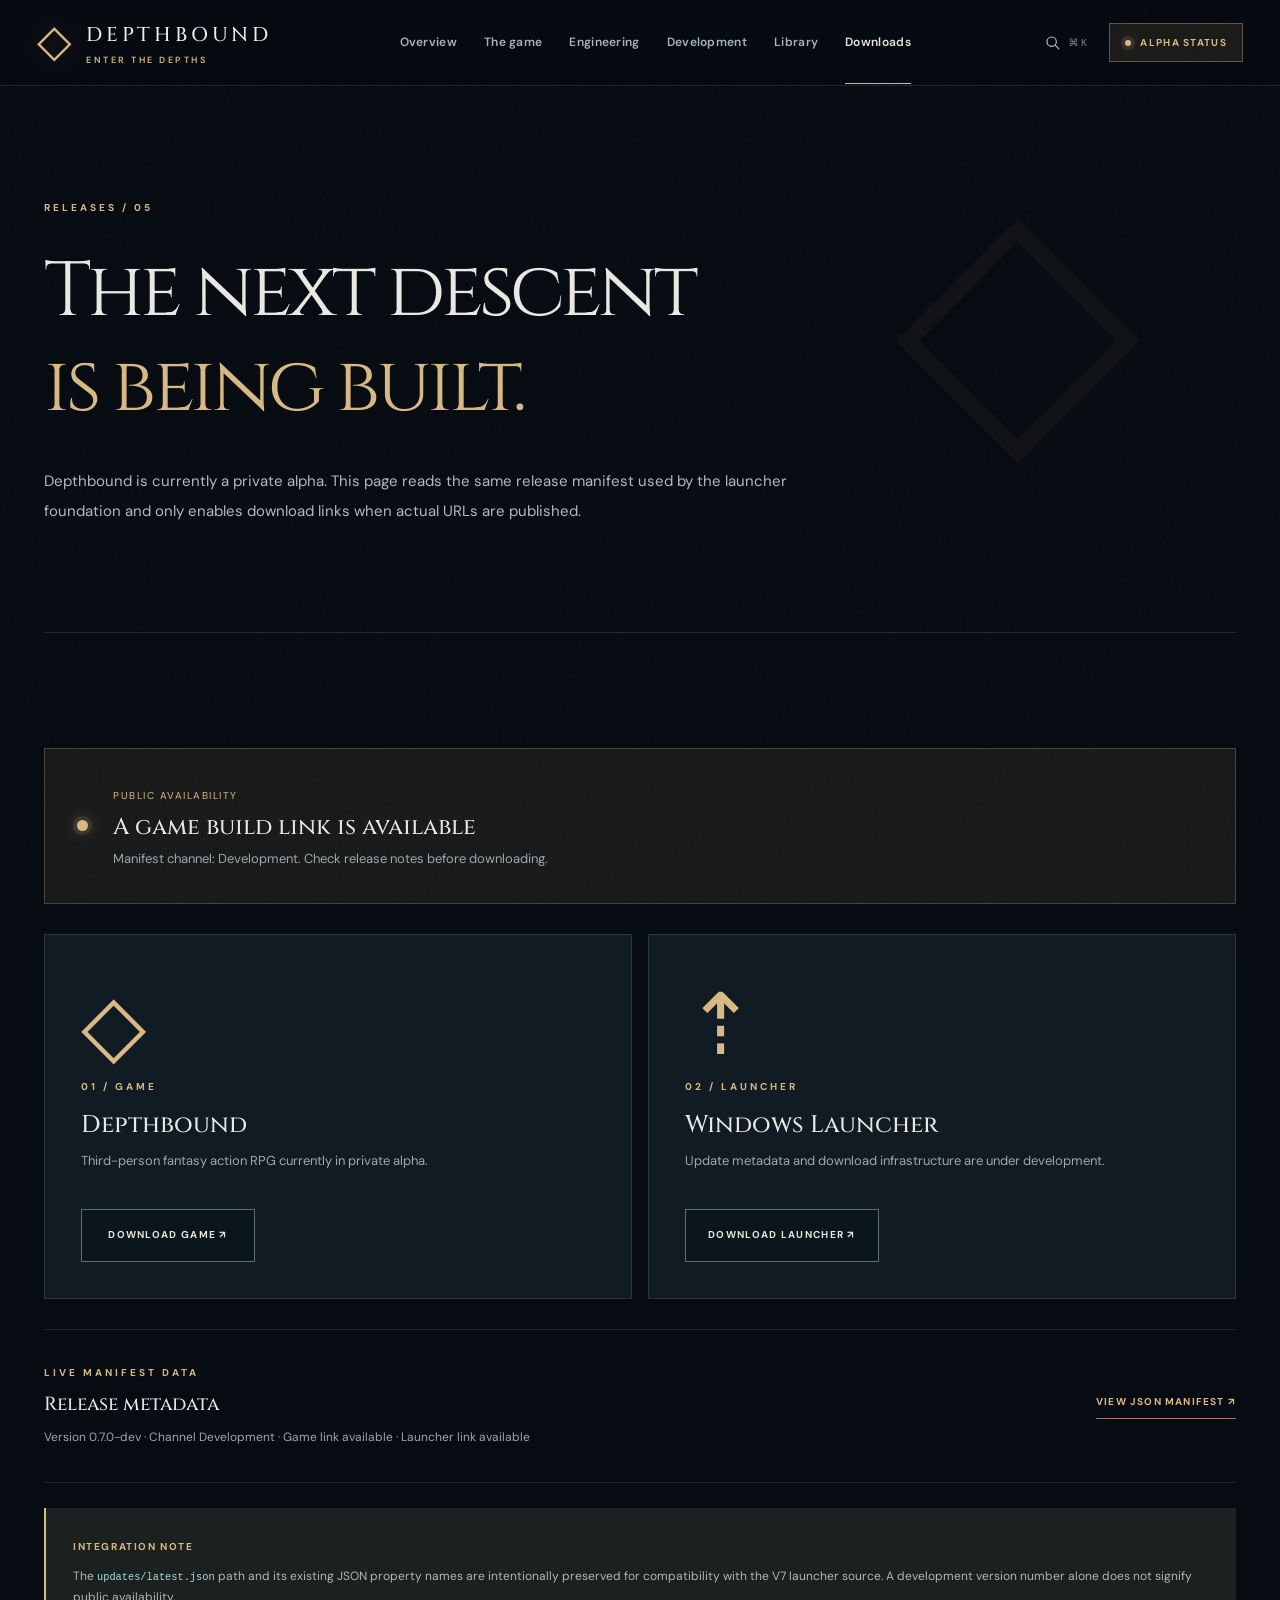
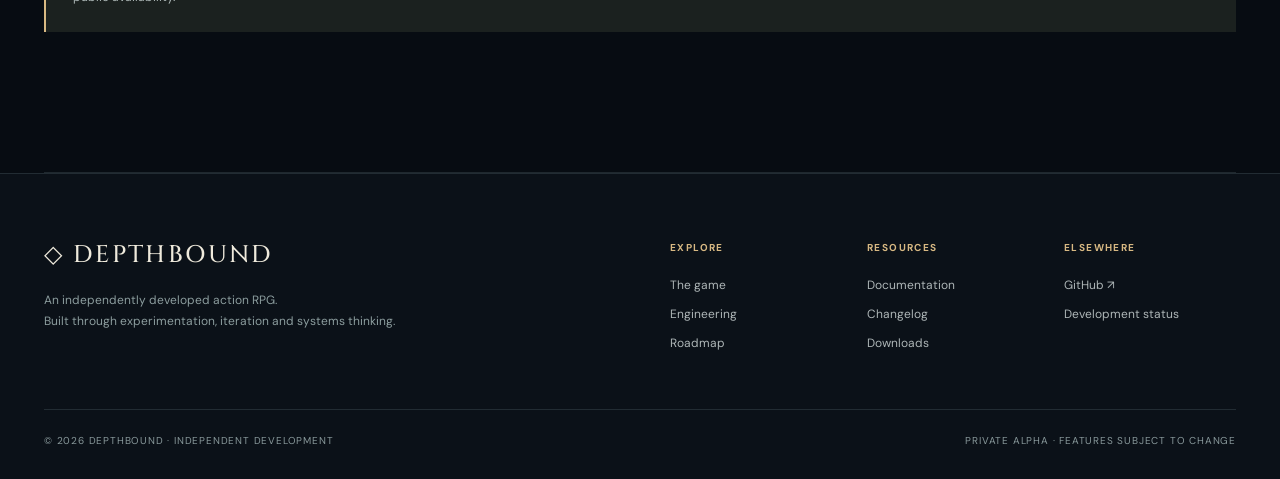
<file: downloads.html>
<!doctype html><html lang="en"><head><meta charset="utf-8"><meta name="viewport" content="width=device-width,initial-scale=1"><meta name="theme-color" content="#060b11"><meta name="description" content="Depthbound game and launcher release status, synchronized with the existing version manifest."><meta property="og:type" content="website"><meta property="og:title" content="Downloads"><meta property="og:description" content="Depthbound game and launcher release status, synchronized with the existing version manifest."><title>Downloads | Depthbound</title><link rel="preconnect" href="https://fonts.googleapis.com"><link rel="preconnect" href="https://fonts.gstatic.com" crossorigin><link href="https://fonts.googleapis.com/css2?family=Cinzel:wght@400;500;600;700&family=DM+Sans:wght@400;500;600;700&display=swap" rel="stylesheet"><link rel="icon" type="image/svg+xml" href="favicon.svg"><link rel="stylesheet" href="styles.css"></head><body><a class="skip-link" href="#main">Skip to content</a><header class="site-header" id="siteHeader"><div class="nav-shell"><a href="index.html" class="brand" aria-label="Depthbound home"><span class="brand-symbol" aria-hidden="true">◇</span><span class="brand-text"><strong>DEPTHBOUND</strong><small>ENTER THE DEPTHS</small></span></a><nav class="desktop-nav" aria-label="Primary navigation"><a href="index.html" class="nav-link " >Overview</a><a href="game.html" class="nav-link " >The game</a><a href="engineering.html" class="nav-link " >Engineering</a><a href="development.html" class="nav-link " >Development</a><a href="docs.html" class="nav-link " >Library</a><a href="downloads.html" class="nav-link active" aria-current="page">Downloads</a></nav><div class="nav-actions"><button class="icon-button search-trigger" type="button" aria-label="Search website" title="Search (Ctrl+K)"><svg viewBox="0 0 24 24" aria-hidden="true"><circle cx="10.8" cy="10.8" r="6.6"/><path d="m16 16 5 5"/></svg><span class="search-key">⌘ K</span></button><a class="small-cta" href="development.html#status"><span class="live-dot"></span> ALPHA STATUS</a><button type="button" id="menuToggle" class="icon-button menu-toggle" aria-label="Open menu" aria-expanded="false" aria-controls="mobileNav"><span></span><span></span><span></span></button></div></div><nav id="mobileNav" class="mobile-nav" aria-label="Mobile navigation" hidden><a href="index.html" class="nav-link " >Overview</a><a href="game.html" class="nav-link " >The game</a><a href="engineering.html" class="nav-link " >Engineering</a><a href="development.html" class="nav-link " >Development</a><a href="docs.html" class="nav-link " >Library</a><a href="downloads.html" class="nav-link active" aria-current="page">Downloads</a><a href="changelog.html" class="nav-link">Changelog</a></nav></header><main id="main"><section class="page-hero container"><p class="overline">RELEASES / 05</p><h1 class="page-title">The next descent<br><em>is being built.</em></h1><p class="page-description">Depthbound is currently a private alpha. This page reads the same release manifest used by the launcher foundation and only enables download links when actual URLs are published.</p></section>
<section class="container section page-section"><div class="download-status"><span class="status-pulse"></span><div><small>PUBLIC AVAILABILITY</small><h2 id="downloadStatus">No public game build announced</h2><p id="downloadStatusDetail">The project is in active private development. Version metadata may describe development work without representing a downloadable release.</p></div></div><div class="download-grid"><article class="download-card"><div class="download-icon">◇</div><p class="overline">01 / GAME</p><h3>Depthbound</h3><p>Third-person fantasy action RPG currently in private alpha.</p><a href="#" id="gameDownload" class="btn btn-outline disabled" aria-disabled="true" tabindex="-1">NOT YET AVAILABLE</a></article><article class="download-card"><div class="download-icon">⇡</div><p class="overline">02 / LAUNCHER</p><h3>Windows Launcher</h3><p>Update metadata and download infrastructure are under development.</p><a href="#" id="launcherDownload" class="btn btn-outline disabled" aria-disabled="true" tabindex="-1">NOT YET AVAILABLE</a></article></div><div class="release-manifest"><div><p class="overline">LIVE MANIFEST DATA</p><h3>Release metadata</h3><p id="manifestInfo">Checking local release manifest…</p></div><a class="inline-link" href="updates/latest.json" target="_blank" rel="noopener">VIEW JSON MANIFEST ↗</a></div><div class="callout"><strong>INTEGRATION NOTE</strong><p>The <code>updates/latest.json</code> path and its existing JSON property names are intentionally preserved for compatibility with the V7 launcher source. A development version number alone does not signify public availability.</p></div></section></main><footer class="site-footer"><div class="container footer-top"><div><a class="footer-brand" href="index.html">◇ <span>DEPTHBOUND</span></a><p>An independently developed action RPG.<br>Built through experimentation, iteration and systems thinking.</p></div><div class="footer-links"><div><strong>EXPLORE</strong><a href="game.html">The game</a><a href="engineering.html">Engineering</a><a href="development.html">Roadmap</a></div><div><strong>RESOURCES</strong><a href="docs.html">Documentation</a><a href="changelog.html">Changelog</a><a href="downloads.html">Downloads</a></div><div><strong>ELSEWHERE</strong><a href="https://github.com/Exotiq-Phoenix/Depthbound-Web" target="_blank" rel="noopener noreferrer">GitHub ↗</a><a href="development.html#status">Development status</a></div></div></div><div class="container footer-bottom"><span>© <span data-year></span> DEPTHBOUND · INDEPENDENT DEVELOPMENT</span><span>PRIVATE ALPHA · FEATURES SUBJECT TO CHANGE</span></div></footer><div class="search-overlay" id="searchOverlay" hidden><div class="search-dialog" role="dialog" aria-modal="true" aria-label="Site search"><div class="search-field"><svg viewBox="0 0 24 24" aria-hidden="true"><circle cx="10.8" cy="10.8" r="6.6"/><path d="m16 16 5 5"/></svg><input id="siteSearch" type="search" placeholder="Search systems, devlogs, guides…" autocomplete="off" aria-label="Search the site"><button class="close-search" type="button" aria-label="Close search">ESC</button></div><div id="searchResults" class="search-results" aria-live="polite"><p>Start typing to explore the Depthbound archive.</p></div></div></div><div id="lightbox" class="lightbox" hidden role="dialog" aria-modal="true" aria-label="Media viewer"><button type="button" class="lightbox-close" aria-label="Close image">×</button><img alt=""><p class="lightbox-caption"></p></div><script src="app.js" defer></script></body></html>
</file>
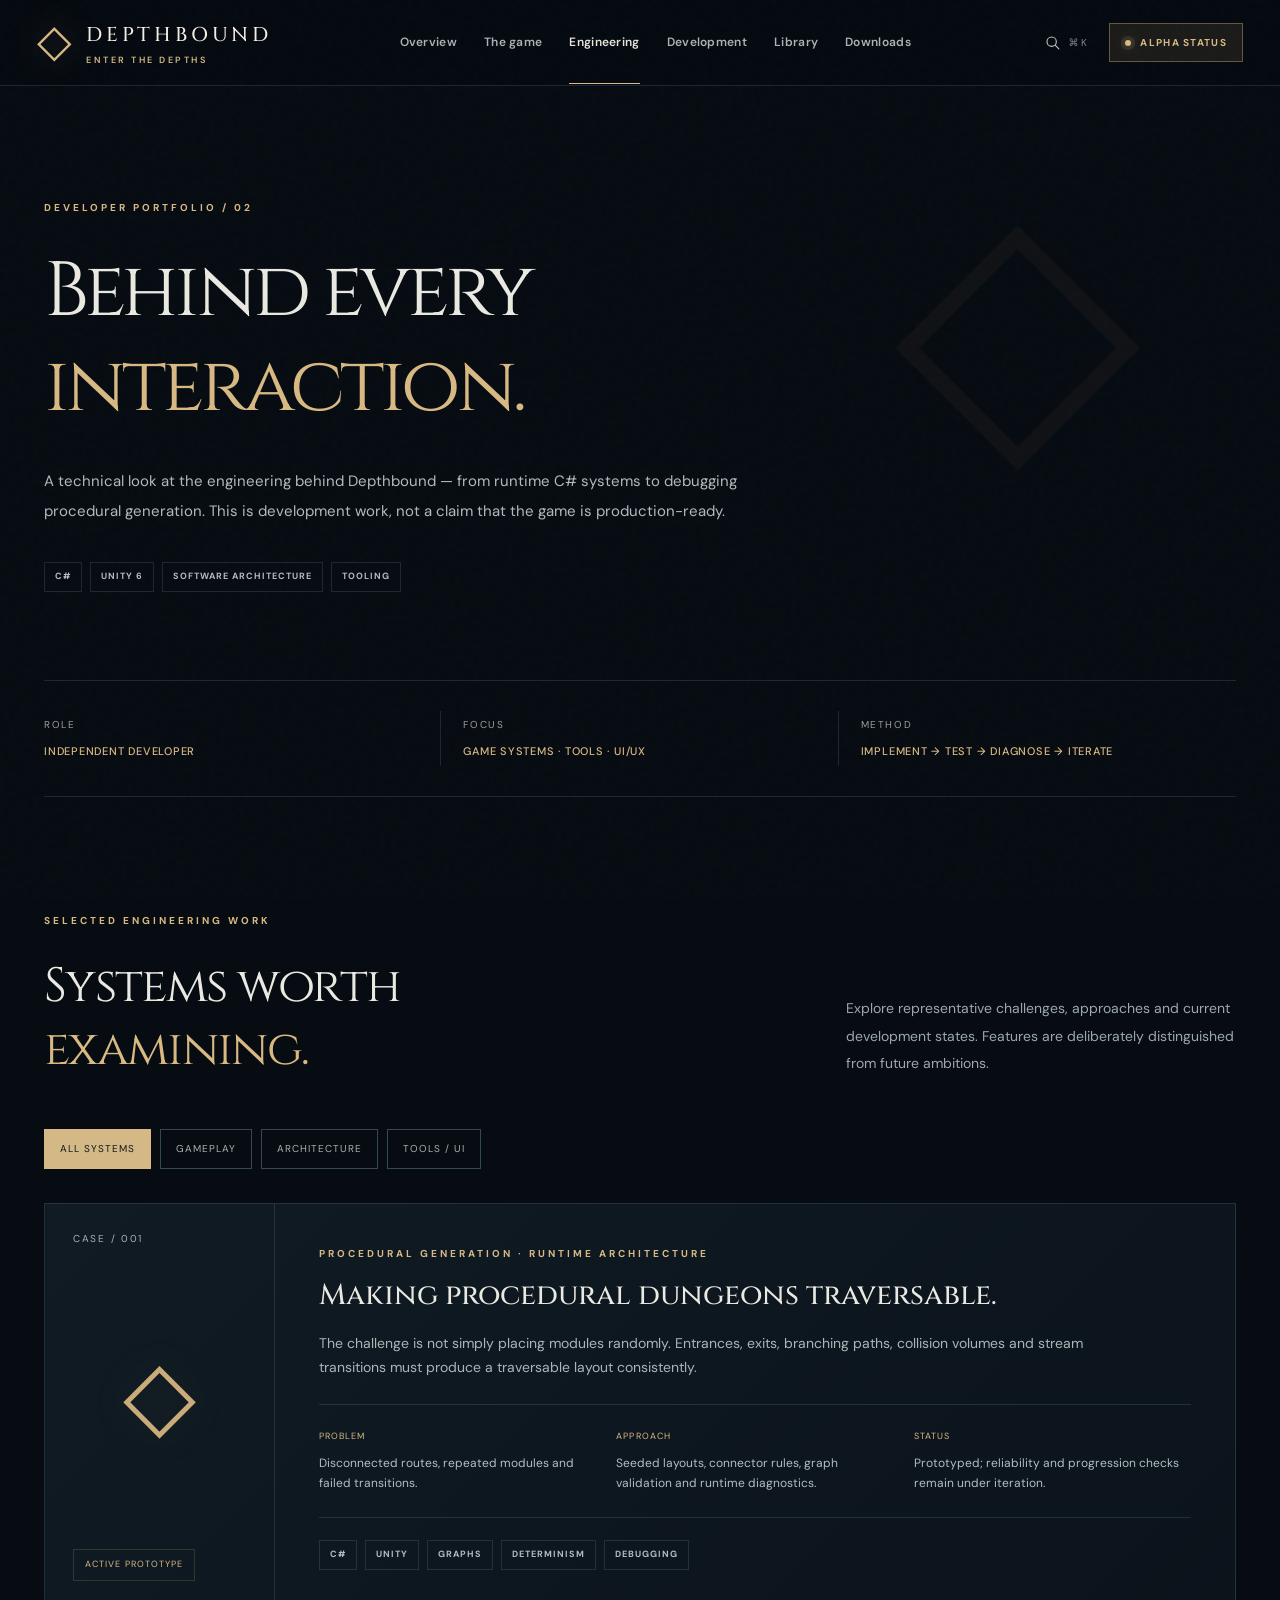
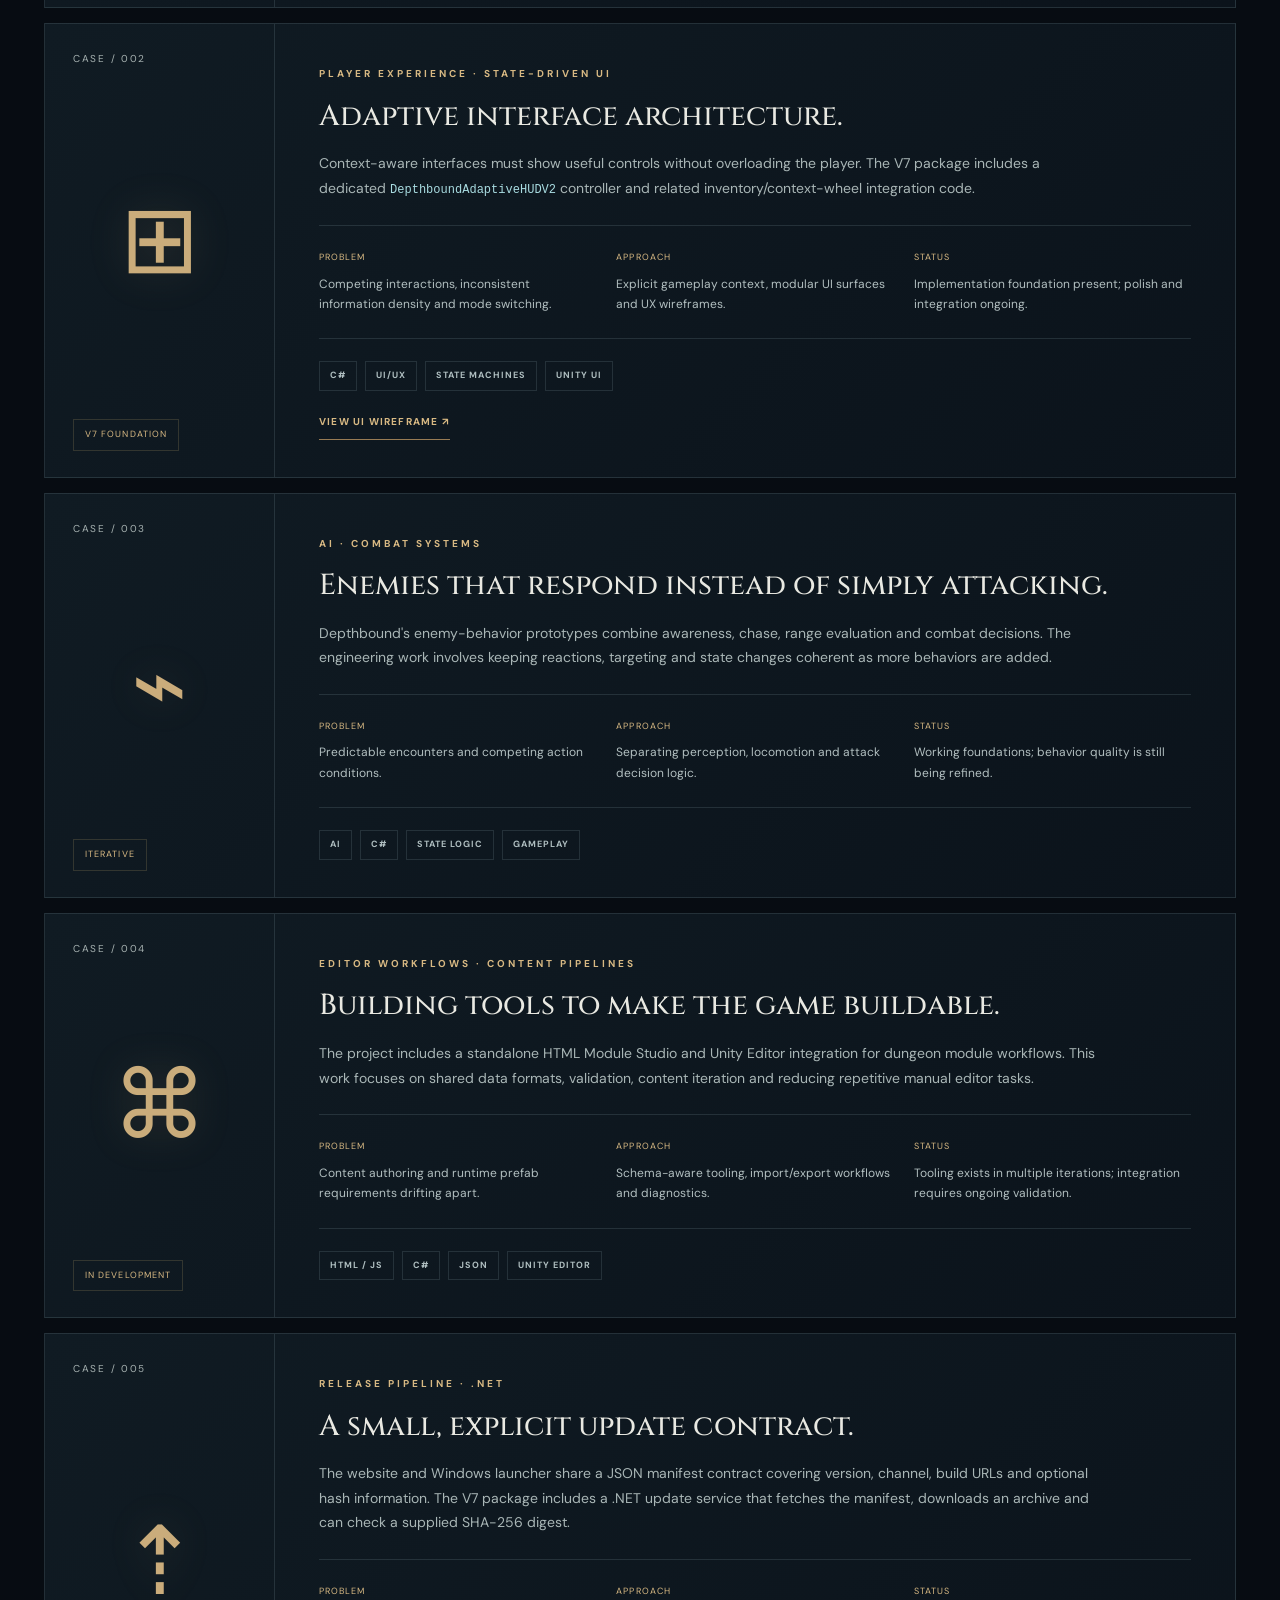
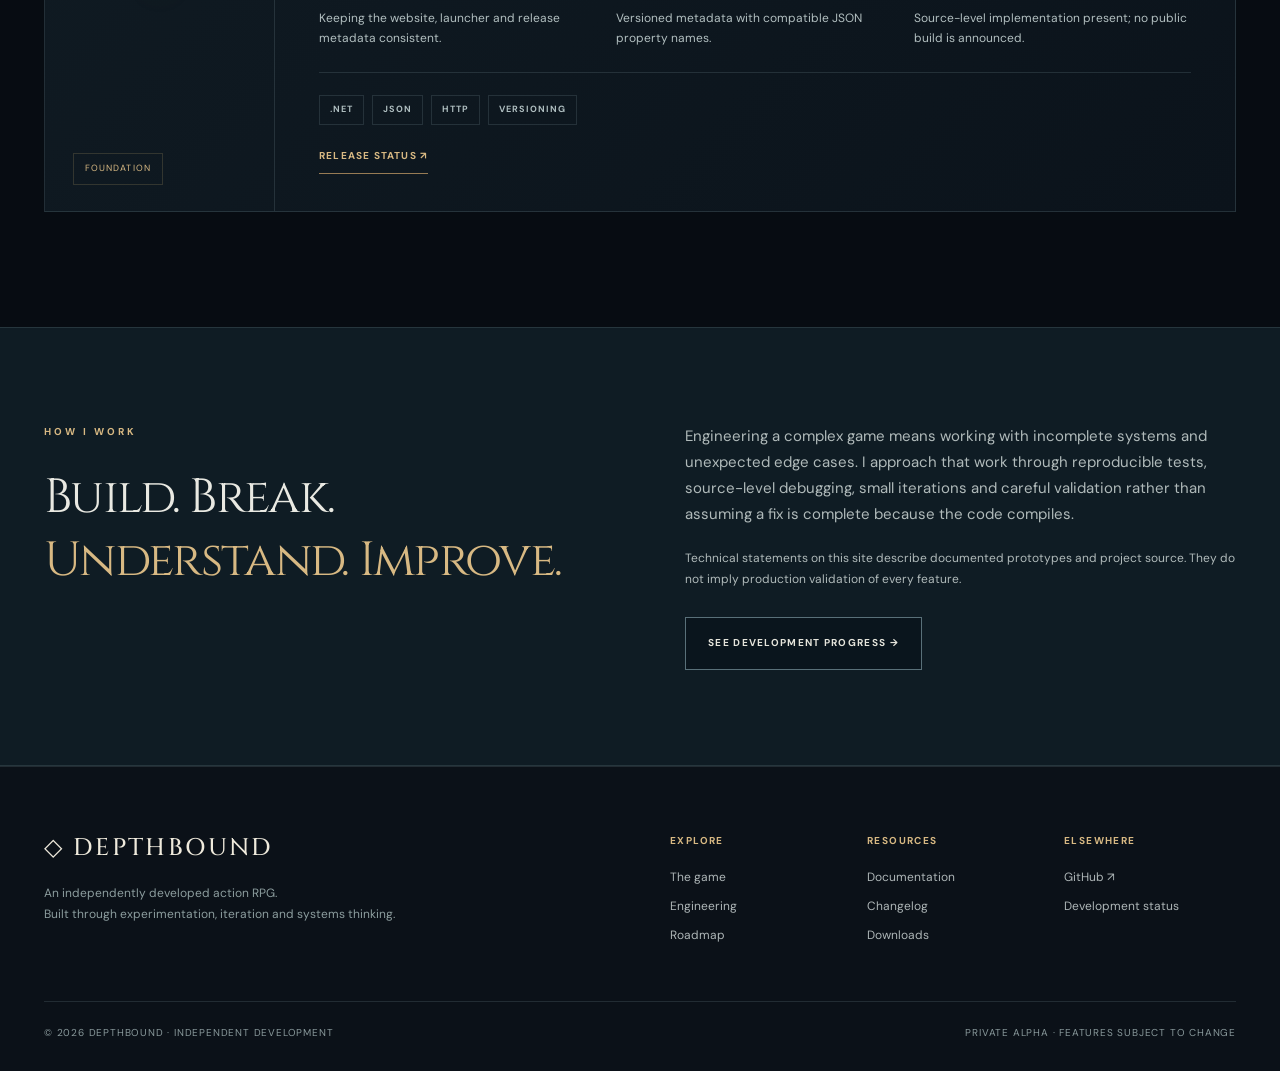
<file: engineering.html>
<!doctype html><html lang="en"><head><meta charset="utf-8"><meta name="viewport" content="width=device-width,initial-scale=1"><meta name="theme-color" content="#060b11"><meta name="description" content="Depthbound engineering portfolio: C#, procedural generation, adaptive HUD, AI systems, Unity tooling and release architecture."><meta property="og:type" content="website"><meta property="og:title" content="Engineering Portfolio"><meta property="og:description" content="Depthbound engineering portfolio: C#, procedural generation, adaptive HUD, AI systems, Unity tooling and release architecture."><title>Engineering Portfolio | Depthbound</title><link rel="preconnect" href="https://fonts.googleapis.com"><link rel="preconnect" href="https://fonts.gstatic.com" crossorigin><link href="https://fonts.googleapis.com/css2?family=Cinzel:wght@400;500;600;700&family=DM+Sans:wght@400;500;600;700&display=swap" rel="stylesheet"><link rel="icon" type="image/svg+xml" href="favicon.svg"><link rel="stylesheet" href="styles.css"></head><body><a class="skip-link" href="#main">Skip to content</a><header class="site-header" id="siteHeader"><div class="nav-shell"><a href="index.html" class="brand" aria-label="Depthbound home"><span class="brand-symbol" aria-hidden="true">◇</span><span class="brand-text"><strong>DEPTHBOUND</strong><small>ENTER THE DEPTHS</small></span></a><nav class="desktop-nav" aria-label="Primary navigation"><a href="index.html" class="nav-link " >Overview</a><a href="game.html" class="nav-link " >The game</a><a href="engineering.html" class="nav-link active" aria-current="page">Engineering</a><a href="development.html" class="nav-link " >Development</a><a href="docs.html" class="nav-link " >Library</a><a href="downloads.html" class="nav-link " >Downloads</a></nav><div class="nav-actions"><button class="icon-button search-trigger" type="button" aria-label="Search website" title="Search (Ctrl+K)"><svg viewBox="0 0 24 24" aria-hidden="true"><circle cx="10.8" cy="10.8" r="6.6"/><path d="m16 16 5 5"/></svg><span class="search-key">⌘ K</span></button><a class="small-cta" href="development.html#status"><span class="live-dot"></span> ALPHA STATUS</a><button type="button" id="menuToggle" class="icon-button menu-toggle" aria-label="Open menu" aria-expanded="false" aria-controls="mobileNav"><span></span><span></span><span></span></button></div></div><nav id="mobileNav" class="mobile-nav" aria-label="Mobile navigation" hidden><a href="index.html" class="nav-link " >Overview</a><a href="game.html" class="nav-link " >The game</a><a href="engineering.html" class="nav-link active" aria-current="page">Engineering</a><a href="development.html" class="nav-link " >Development</a><a href="docs.html" class="nav-link " >Library</a><a href="downloads.html" class="nav-link " >Downloads</a><a href="changelog.html" class="nav-link">Changelog</a></nav></header><main id="main"><section class="page-hero container"><p class="overline">DEVELOPER PORTFOLIO / 02</p><h1 class="page-title">Behind every<br><em>interaction.</em></h1><p class="page-description">A technical look at the engineering behind Depthbound — from runtime C# systems to debugging procedural generation. This is development work, not a claim that the game is production-ready.</p><div class="pill-row"><span>C#</span><span>UNITY 6</span><span>SOFTWARE ARCHITECTURE</span><span>TOOLING</span></div></section>
<div class="container portfolio-intro"><div class="portfolio-intro-line"><span>ROLE</span><strong>INDEPENDENT DEVELOPER</strong></div><div class="portfolio-intro-line"><span>FOCUS</span><strong>GAME SYSTEMS · TOOLS · UI/UX</strong></div><div class="portfolio-intro-line"><span>METHOD</span><strong>IMPLEMENT → TEST → DIAGNOSE → ITERATE</strong></div></div>
<section class="container section" id="case-studies"><div class="section-top"><div><p class="overline">SELECTED ENGINEERING WORK</p><h2 class="display-heading">Systems worth<br><em>examining.</em></h2></div><p class="section-intro">Explore representative challenges, approaches and current development states. Features are deliberately distinguished from future ambitions.</p></div><div class="filter-bar" role="group" aria-label="Filter engineering case studies"><button class="filter-btn active" data-filter="all" aria-pressed="true">ALL SYSTEMS</button><button class="filter-btn" data-filter="gameplay" aria-pressed="false">GAMEPLAY</button><button class="filter-btn" data-filter="architecture" aria-pressed="false">ARCHITECTURE</button><button class="filter-btn" data-filter="tooling" aria-pressed="false">TOOLS / UI</button></div>
<div class="case-list">
<article class="case-study" id="dungeon-generation" data-category="architecture"><div class="case-aside"><span>CASE / 001</span><div class="case-glyph">◇</div><span class="state-chip">ACTIVE PROTOTYPE</span></div><div class="case-body"><p class="overline">PROCEDURAL GENERATION · RUNTIME ARCHITECTURE</p><h3>Making procedural dungeons traversable.</h3><p>The challenge is not simply placing modules randomly. Entrances, exits, branching paths, collision volumes and stream transitions must produce a traversable layout consistently.</p><div class="case-metrics"><div><small>PROBLEM</small><span>Disconnected routes, repeated modules and failed transitions.</span></div><div><small>APPROACH</small><span>Seeded layouts, connector rules, graph validation and runtime diagnostics.</span></div><div><small>STATUS</small><span>Prototyped; reliability and progression checks remain under iteration.</span></div></div><div class="tag-row"><span>C#</span><span>UNITY</span><span>GRAPHS</span><span>DETERMINISM</span><span>DEBUGGING</span></div></div></article>
<article class="case-study" id="adaptive-hud" data-category="tooling"><div class="case-aside"><span>CASE / 002</span><div class="case-glyph">⊞</div><span class="state-chip">V7 FOUNDATION</span></div><div class="case-body"><p class="overline">PLAYER EXPERIENCE · STATE-DRIVEN UI</p><h3>Adaptive interface architecture.</h3><p>Context-aware interfaces must show useful controls without overloading the player. The V7 package includes a dedicated <code>DepthboundAdaptiveHUDV2</code> controller and related inventory/context-wheel integration code.</p><div class="case-metrics"><div><small>PROBLEM</small><span>Competing interactions, inconsistent information density and mode switching.</span></div><div><small>APPROACH</small><span>Explicit gameplay context, modular UI surfaces and UX wireframes.</span></div><div><small>STATUS</small><span>Implementation foundation present; polish and integration ongoing.</span></div></div><div class="tag-row"><span>C#</span><span>UI/UX</span><span>STATE MACHINES</span><span>UNITY UI</span></div><button class="inline-link media-open" type="button" data-image="assets/hud-wireframe.png" data-caption="Depthbound V7 HUD wireframe">VIEW UI WIREFRAME ↗</button></div></article>
<article class="case-study" id="enemy-ai" data-category="gameplay"><div class="case-aside"><span>CASE / 003</span><div class="case-glyph">⌁</div><span class="state-chip">ITERATIVE</span></div><div class="case-body"><p class="overline">AI · COMBAT SYSTEMS</p><h3>Enemies that respond instead of simply attacking.</h3><p>Depthbound's enemy-behavior prototypes combine awareness, chase, range evaluation and combat decisions. The engineering work involves keeping reactions, targeting and state changes coherent as more behaviors are added.</p><div class="case-metrics"><div><small>PROBLEM</small><span>Predictable encounters and competing action conditions.</span></div><div><small>APPROACH</small><span>Separating perception, locomotion and attack decision logic.</span></div><div><small>STATUS</small><span>Working foundations; behavior quality is still being refined.</span></div></div><div class="tag-row"><span>AI</span><span>C#</span><span>STATE LOGIC</span><span>GAMEPLAY</span></div></div></article>
<article class="case-study" id="tooling" data-category="tooling"><div class="case-aside"><span>CASE / 004</span><div class="case-glyph">⌘</div><span class="state-chip">IN DEVELOPMENT</span></div><div class="case-body"><p class="overline">EDITOR WORKFLOWS · CONTENT PIPELINES</p><h3>Building tools to make the game buildable.</h3><p>The project includes a standalone HTML Module Studio and Unity Editor integration for dungeon module workflows. This work focuses on shared data formats, validation, content iteration and reducing repetitive manual editor tasks.</p><div class="case-metrics"><div><small>PROBLEM</small><span>Content authoring and runtime prefab requirements drifting apart.</span></div><div><small>APPROACH</small><span>Schema-aware tooling, import/export workflows and diagnostics.</span></div><div><small>STATUS</small><span>Tooling exists in multiple iterations; integration requires ongoing validation.</span></div></div><div class="tag-row"><span>HTML / JS</span><span>C#</span><span>JSON</span><span>UNITY EDITOR</span></div></div></article>
<article class="case-study" id="release-system" data-category="architecture"><div class="case-aside"><span>CASE / 005</span><div class="case-glyph">⇡</div><span class="state-chip">FOUNDATION</span></div><div class="case-body"><p class="overline">RELEASE PIPELINE · .NET</p><h3>A small, explicit update contract.</h3><p>The website and Windows launcher share a JSON manifest contract covering version, channel, build URLs and optional hash information. The V7 package includes a .NET update service that fetches the manifest, downloads an archive and can check a supplied SHA-256 digest.</p><div class="case-metrics"><div><small>PROBLEM</small><span>Keeping the website, launcher and release metadata consistent.</span></div><div><small>APPROACH</small><span>Versioned metadata with compatible JSON property names.</span></div><div><small>STATUS</small><span>Source-level implementation present; no public build is announced.</span></div></div><div class="tag-row"><span>.NET</span><span>JSON</span><span>HTTP</span><span>VERSIONING</span></div><a class="inline-link" href="downloads.html">RELEASE STATUS ↗</a></div></article>
</div></section>
<section class="engineering-close"><div class="container closing-grid"><div><p class="overline">HOW I WORK</p><h2 class="display-heading">Build. Break.<br><em>Understand. Improve.</em></h2></div><div><p>Engineering a complex game means working with incomplete systems and unexpected edge cases. I approach that work through reproducible tests, source-level debugging, small iterations and careful validation rather than assuming a fix is complete because the code compiles.</p><p class="caption-note">Technical statements on this site describe documented prototypes and project source. They do not imply production validation of every feature.</p><a class="btn btn-outline" href="development.html">SEE DEVELOPMENT PROGRESS →</a></div></div></section></main><footer class="site-footer"><div class="container footer-top"><div><a class="footer-brand" href="index.html">◇ <span>DEPTHBOUND</span></a><p>An independently developed action RPG.<br>Built through experimentation, iteration and systems thinking.</p></div><div class="footer-links"><div><strong>EXPLORE</strong><a href="game.html">The game</a><a href="engineering.html">Engineering</a><a href="development.html">Roadmap</a></div><div><strong>RESOURCES</strong><a href="docs.html">Documentation</a><a href="changelog.html">Changelog</a><a href="downloads.html">Downloads</a></div><div><strong>ELSEWHERE</strong><a href="https://github.com/Exotiq-Phoenix/Depthbound-Web" target="_blank" rel="noopener noreferrer">GitHub ↗</a><a href="development.html#status">Development status</a></div></div></div><div class="container footer-bottom"><span>© <span data-year></span> DEPTHBOUND · INDEPENDENT DEVELOPMENT</span><span>PRIVATE ALPHA · FEATURES SUBJECT TO CHANGE</span></div></footer><div class="search-overlay" id="searchOverlay" hidden><div class="search-dialog" role="dialog" aria-modal="true" aria-label="Site search"><div class="search-field"><svg viewBox="0 0 24 24" aria-hidden="true"><circle cx="10.8" cy="10.8" r="6.6"/><path d="m16 16 5 5"/></svg><input id="siteSearch" type="search" placeholder="Search systems, devlogs, guides…" autocomplete="off" aria-label="Search the site"><button class="close-search" type="button" aria-label="Close search">ESC</button></div><div id="searchResults" class="search-results" aria-live="polite"><p>Start typing to explore the Depthbound archive.</p></div></div></div><div id="lightbox" class="lightbox" hidden role="dialog" aria-modal="true" aria-label="Media viewer"><button type="button" class="lightbox-close" aria-label="Close image">×</button><img alt=""><p class="lightbox-caption"></p></div><script src="app.js" defer></script></body></html>
</file>
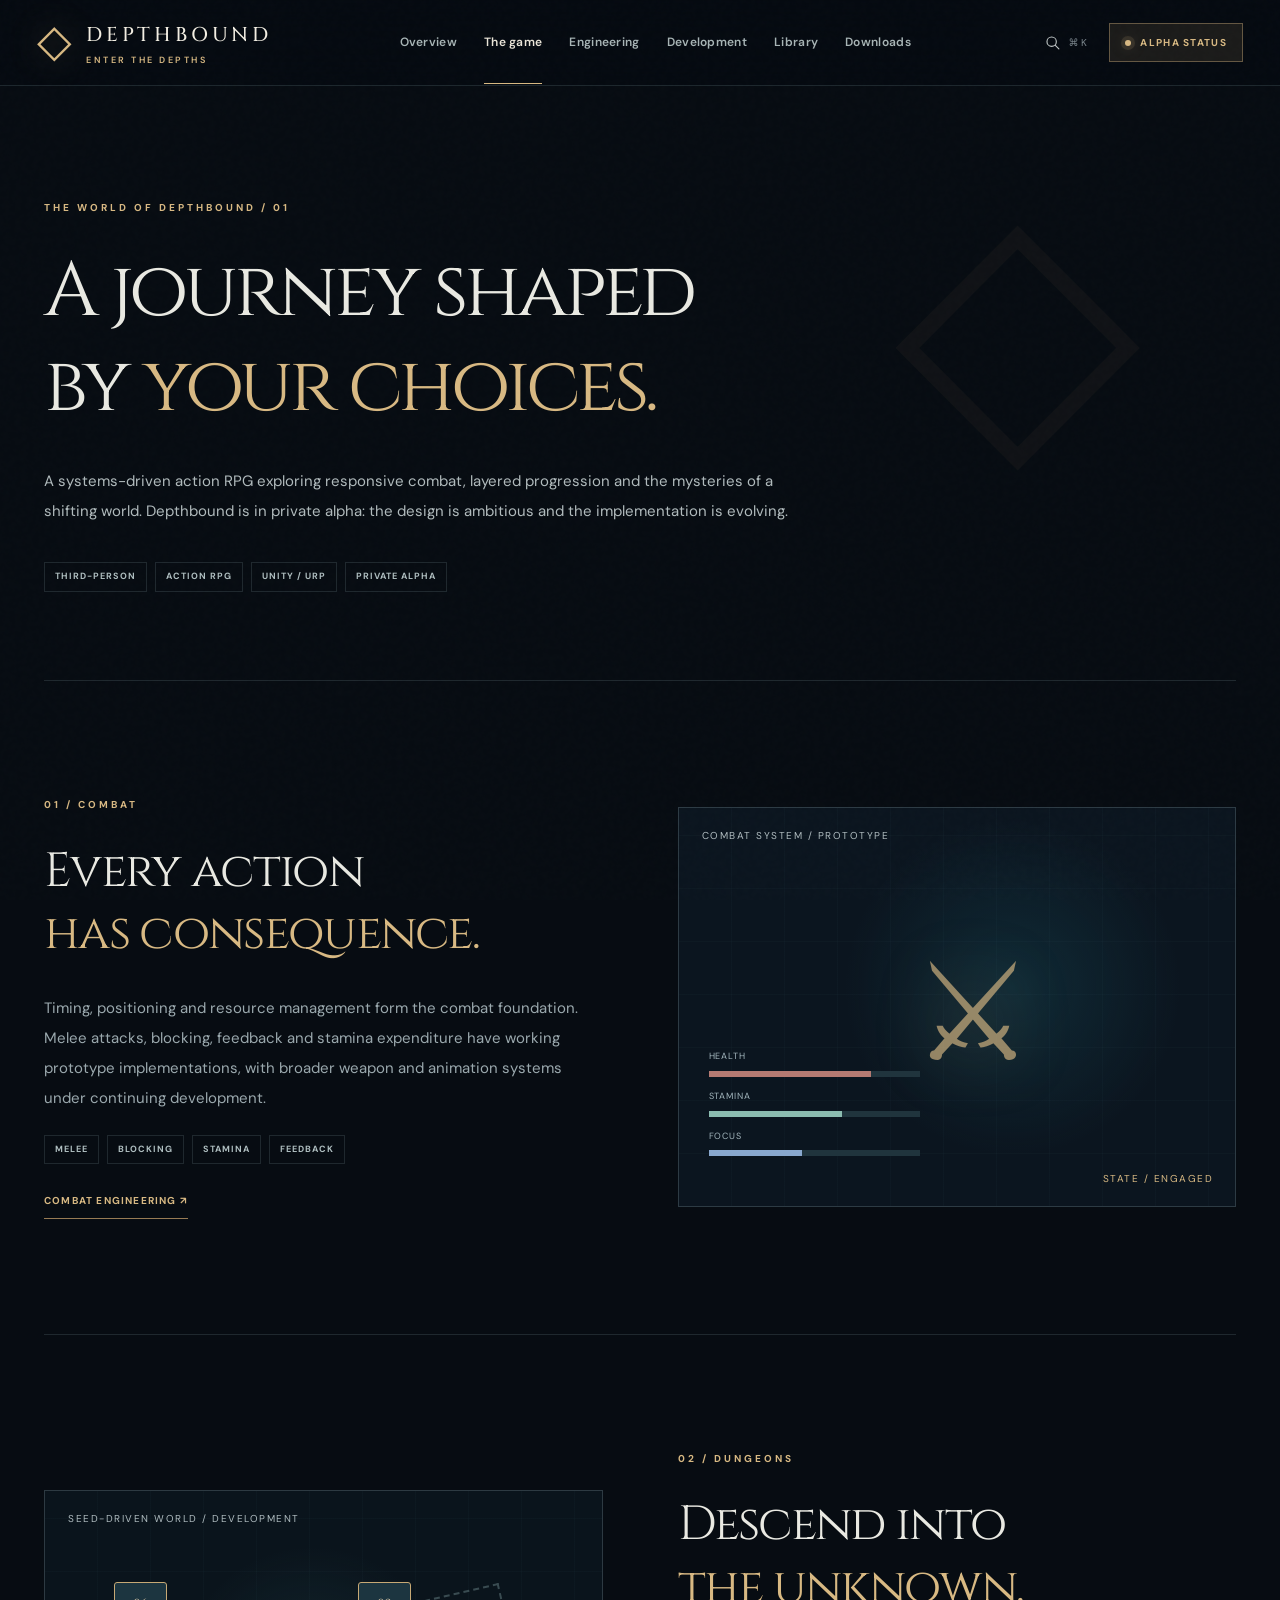
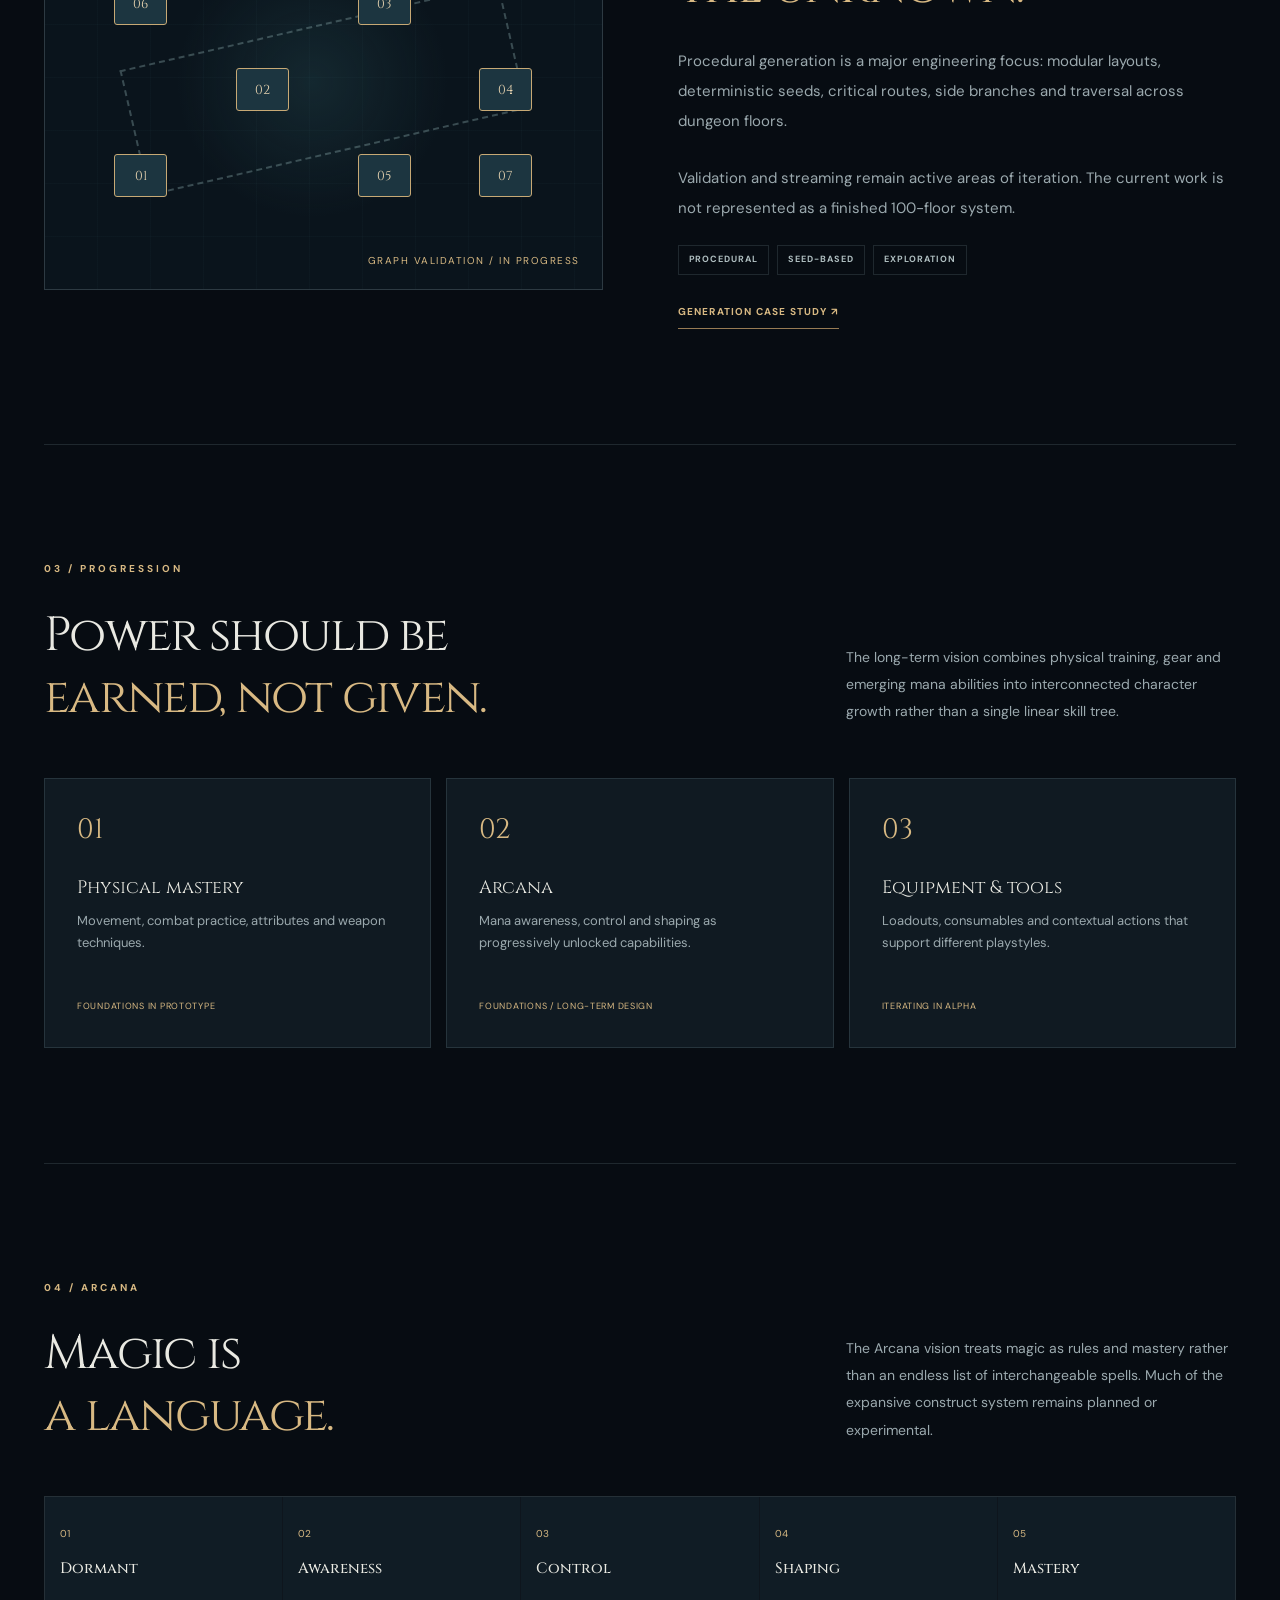
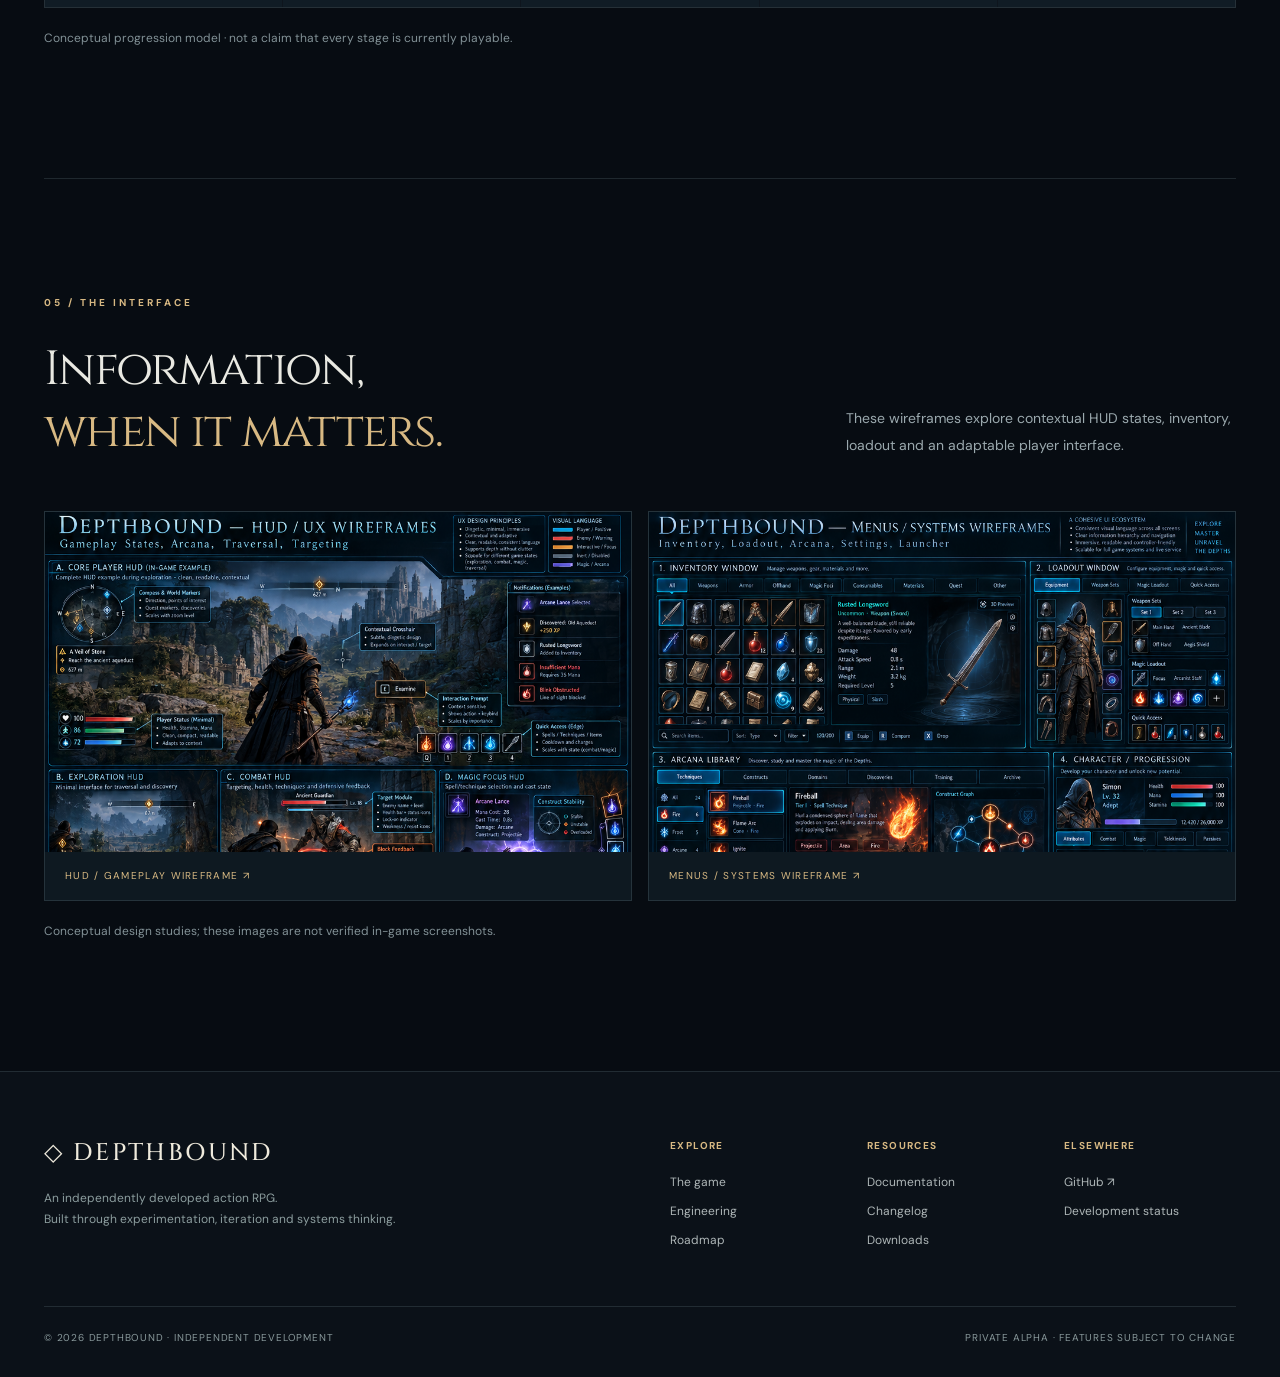
<file: game.html>
<!doctype html><html lang="en"><head><meta charset="utf-8"><meta name="viewport" content="width=device-width,initial-scale=1"><meta name="theme-color" content="#060b11"><meta name="description" content="Explore combat, dungeons, progression and Arcana in the Depthbound private-alpha prototype."><meta property="og:type" content="website"><meta property="og:title" content="The Game"><meta property="og:description" content="Explore combat, dungeons, progression and Arcana in the Depthbound private-alpha prototype."><title>The Game | Depthbound</title><link rel="preconnect" href="https://fonts.googleapis.com"><link rel="preconnect" href="https://fonts.gstatic.com" crossorigin><link href="https://fonts.googleapis.com/css2?family=Cinzel:wght@400;500;600;700&family=DM+Sans:wght@400;500;600;700&display=swap" rel="stylesheet"><link rel="icon" type="image/svg+xml" href="favicon.svg"><link rel="stylesheet" href="styles.css"></head><body><a class="skip-link" href="#main">Skip to content</a><header class="site-header" id="siteHeader"><div class="nav-shell"><a href="index.html" class="brand" aria-label="Depthbound home"><span class="brand-symbol" aria-hidden="true">◇</span><span class="brand-text"><strong>DEPTHBOUND</strong><small>ENTER THE DEPTHS</small></span></a><nav class="desktop-nav" aria-label="Primary navigation"><a href="index.html" class="nav-link " >Overview</a><a href="game.html" class="nav-link active" aria-current="page">The game</a><a href="engineering.html" class="nav-link " >Engineering</a><a href="development.html" class="nav-link " >Development</a><a href="docs.html" class="nav-link " >Library</a><a href="downloads.html" class="nav-link " >Downloads</a></nav><div class="nav-actions"><button class="icon-button search-trigger" type="button" aria-label="Search website" title="Search (Ctrl+K)"><svg viewBox="0 0 24 24" aria-hidden="true"><circle cx="10.8" cy="10.8" r="6.6"/><path d="m16 16 5 5"/></svg><span class="search-key">⌘ K</span></button><a class="small-cta" href="development.html#status"><span class="live-dot"></span> ALPHA STATUS</a><button type="button" id="menuToggle" class="icon-button menu-toggle" aria-label="Open menu" aria-expanded="false" aria-controls="mobileNav"><span></span><span></span><span></span></button></div></div><nav id="mobileNav" class="mobile-nav" aria-label="Mobile navigation" hidden><a href="index.html" class="nav-link " >Overview</a><a href="game.html" class="nav-link active" aria-current="page">The game</a><a href="engineering.html" class="nav-link " >Engineering</a><a href="development.html" class="nav-link " >Development</a><a href="docs.html" class="nav-link " >Library</a><a href="downloads.html" class="nav-link " >Downloads</a><a href="changelog.html" class="nav-link">Changelog</a></nav></header><main id="main"><section class="page-hero container"><p class="overline">THE WORLD OF DEPTHBOUND / 01</p><h1 class="page-title">A journey shaped<br>by <em>your choices.</em></h1><p class="page-description">A systems-driven action RPG exploring responsive combat, layered progression and the mysteries of a shifting world. Depthbound is in private alpha: the design is ambitious and the implementation is evolving.</p><div class="pill-row"><span>THIRD-PERSON</span><span>ACTION RPG</span><span>UNITY / URP</span><span>PRIVATE ALPHA</span></div></section>
<section class="container section page-section" id="combat"><div class="editorial-grid"><div><p class="overline">01 / COMBAT</p><h2 class="display-heading">Every action<br><em>has consequence.</em></h2><p>Timing, positioning and resource management form the combat foundation. Melee attacks, blocking, feedback and stamina expenditure have working prototype implementations, with broader weapon and animation systems under continuing development.</p><div class="tag-row"><span>MELEE</span><span>BLOCKING</span><span>STAMINA</span><span>FEEDBACK</span></div><a class="inline-link" href="engineering.html#enemy-ai">COMBAT ENGINEERING ↗</a></div><div class="feature-visual visual-combat"><div class="visual-label">COMBAT SYSTEM / PROTOTYPE</div><div class="combat-bars"><div><small>HEALTH</small><i><b style="width:77%"></b></i></div><div><small>STAMINA</small><i><b style="width:63%"></b></i></div><div><small>FOCUS</small><i><b style="width:44%"></b></i></div></div><div class="combat-rune">⚔</div><div class="corner-label">STATE / ENGAGED</div></div></div></section>
<section class="container section page-section" id="dungeons"><div class="editorial-grid reverse"><div class="feature-visual visual-dungeon"><div class="visual-label">SEED-DRIVEN WORLD / DEVELOPMENT</div><div class="dungeon-map" aria-hidden="true"><span>01</span><span>02</span><span>03</span><span>04</span><span>05</span><span>06</span><span>07</span></div><div class="corner-label">GRAPH VALIDATION / IN PROGRESS</div></div><div><p class="overline">02 / DUNGEONS</p><h2 class="display-heading">Descend into<br><em>the unknown.</em></h2><p>Procedural generation is a major engineering focus: modular layouts, deterministic seeds, critical routes, side branches and traversal across dungeon floors.</p><p>Validation and streaming remain active areas of iteration. The current work is not represented as a finished 100-floor system.</p><div class="tag-row"><span>PROCEDURAL</span><span>SEED-BASED</span><span>EXPLORATION</span></div><a class="inline-link" href="engineering.html#dungeon-generation">GENERATION CASE STUDY ↗</a></div></div></section>
<section class="container section page-section" id="progression"><p class="overline">03 / PROGRESSION</p><div class="section-top"><h2 class="display-heading">Power should be<br><em>earned, not given.</em></h2><p class="section-intro">The long-term vision combines physical training, gear and emerging mana abilities into interconnected character growth rather than a single linear skill tree.</p></div><div class="feature-triad"><article><span>01</span><h3>Physical mastery</h3><p>Movement, combat practice, attributes and weapon techniques.</p><small>FOUNDATIONS IN PROTOTYPE</small></article><article><span>02</span><h3>Arcana</h3><p>Mana awareness, control and shaping as progressively unlocked capabilities.</p><small>FOUNDATIONS / LONG-TERM DESIGN</small></article><article><span>03</span><h3>Equipment & tools</h3><p>Loadouts, consumables and contextual actions that support different playstyles.</p><small>ITERATING IN ALPHA</small></article></div></section>
<section class="container section page-section" id="arcana"><div class="section-top"><div><p class="overline">04 / ARCANA</p><h2 class="display-heading">Magic is<br><em>a language.</em></h2></div><p class="section-intro">The Arcana vision treats magic as rules and mastery rather than an endless list of interchangeable spells. Much of the expansive construct system remains planned or experimental.</p></div><div class="mana-track"><div><span>01</span><strong>Dormant</strong></div><div><span>02</span><strong>Awareness</strong></div><div><span>03</span><strong>Control</strong></div><div><span>04</span><strong>Shaping</strong></div><div><span>05</span><strong>Mastery</strong></div></div><p class="caption-note">Conceptual progression model · not a claim that every stage is currently playable.</p></section>
<section class="container section"><div class="section-top"><div><p class="overline">05 / THE INTERFACE</p><h2 class="display-heading">Information,<br><em>when it matters.</em></h2></div><p class="section-intro">These wireframes explore contextual HUD states, inventory, loadout and an adaptable player interface.</p></div><div class="gallery-grid"><button type="button" class="media-open gallery-tile" data-image="assets/hud-wireframe.png" data-caption="HUD and gameplay states — design wireframe"><img src="assets/hud-wireframe.png" alt="Annotated HUD layout concept" loading="lazy"><span>HUD / GAMEPLAY WIREFRAME ↗</span></button><button type="button" class="media-open gallery-tile" data-image="assets/ui-systems.png" data-caption="Menu and systems design — design wireframe"><img src="assets/ui-systems.png" alt="Inventory and menu system layout concept" loading="lazy"><span>MENUS / SYSTEMS WIREFRAME ↗</span></button></div><p class="caption-note">Conceptual design studies; these images are not verified in-game screenshots.</p></section></main><footer class="site-footer"><div class="container footer-top"><div><a class="footer-brand" href="index.html">◇ <span>DEPTHBOUND</span></a><p>An independently developed action RPG.<br>Built through experimentation, iteration and systems thinking.</p></div><div class="footer-links"><div><strong>EXPLORE</strong><a href="game.html">The game</a><a href="engineering.html">Engineering</a><a href="development.html">Roadmap</a></div><div><strong>RESOURCES</strong><a href="docs.html">Documentation</a><a href="changelog.html">Changelog</a><a href="downloads.html">Downloads</a></div><div><strong>ELSEWHERE</strong><a href="https://github.com/Exotiq-Phoenix/Depthbound-Web" target="_blank" rel="noopener noreferrer">GitHub ↗</a><a href="development.html#status">Development status</a></div></div></div><div class="container footer-bottom"><span>© <span data-year></span> DEPTHBOUND · INDEPENDENT DEVELOPMENT</span><span>PRIVATE ALPHA · FEATURES SUBJECT TO CHANGE</span></div></footer><div class="search-overlay" id="searchOverlay" hidden><div class="search-dialog" role="dialog" aria-modal="true" aria-label="Site search"><div class="search-field"><svg viewBox="0 0 24 24" aria-hidden="true"><circle cx="10.8" cy="10.8" r="6.6"/><path d="m16 16 5 5"/></svg><input id="siteSearch" type="search" placeholder="Search systems, devlogs, guides…" autocomplete="off" aria-label="Search the site"><button class="close-search" type="button" aria-label="Close search">ESC</button></div><div id="searchResults" class="search-results" aria-live="polite"><p>Start typing to explore the Depthbound archive.</p></div></div></div><div id="lightbox" class="lightbox" hidden role="dialog" aria-modal="true" aria-label="Media viewer"><button type="button" class="lightbox-close" aria-label="Close image">×</button><img alt=""><p class="lightbox-caption"></p></div><script src="app.js" defer></script></body></html>
</file>
<file: styles.css>
/* DEPTHBOUND — WEBSITE 2.0 / static, responsive, launcher-manifest compatible */
:root{color-scheme:dark;--bg:#070c12;--bg2:#0a1119;--panel:#101a22;--panel2:#0d151e;--border:rgba(155,183,192,.16);--border-hi:rgba(139,194,203,.34);--text:#e9e9e2;--muted:#9ba9ae;--soft:#bfc6c6;--gold:#d8b983;--gold2:#9b7752;--teal:#8dc5c8;--teal2:#2e6f7b;--serif:'Cinzel',Georgia,'Times New Roman',serif;--sans:'DM Sans',Inter,system-ui,-apple-system,Segoe UI,sans-serif;--max:1260px}
*,*:before,*:after{box-sizing:border-box}html{scroll-behavior:smooth;scroll-padding-top:115px}body{margin:0;background:var(--bg);color:var(--text);font-family:var(--sans);font-size:15px;line-height:1.75;min-width:320px;-webkit-font-smoothing:antialiased}body::after{content:"";pointer-events:none;position:fixed;inset:0;z-index:80;opacity:.07;background-image:url("data:image/svg+xml,%3Csvg viewBox='0 0 180 180' xmlns='http://www.w3.org/2000/svg'%3E%3Cfilter id='n'%3E%3CfeTurbulence type='fractalNoise' baseFrequency='.85' numOctaves='3' stitchTiles='stitch'/%3E%3C/filter%3E%3Crect width='100%25' height='100%25' filter='url(%23n)' opacity='.23'/%3E%3C/svg%3E")}::selection{background:#c09e6388;color:white}a{color:inherit}button,input{font:inherit}button{cursor:pointer}img{max-width:100%}svg{display:block}p{margin:0 0 1.15em}h1,h2,h3,h4{font-weight:500;line-height:1.2}h1,h2,h3,h4,p{overflow-wrap:break-word}em{font-style:normal;color:var(--gold)}code{font-family:ui-monospace,SFMono-Regular,Consolas,monospace;color:#a8dbe0;font-size:.86em}.container{width:min(var(--max),calc(100% - 88px));margin:0 auto}.skip-link{position:fixed;z-index:200;top:-80px;left:20px;color:#111;background:var(--gold);padding:10px 18px}.skip-link:focus{top:15px}a:focus-visible,button:focus-visible,input:focus-visible,summary:focus-visible{outline:2px solid var(--gold);outline-offset:5px}
/* Navigation */
.site-header{position:sticky;top:0;z-index:50;border-bottom:1px solid var(--border);background:rgba(6,11,17,.89);backdrop-filter:blur(20px);-webkit-backdrop-filter:blur(20px)}.nav-shell{width:min(1540px,calc(100% - 74px));height:85px;margin:auto;display:flex;align-items:center;gap:28px}.brand{display:inline-flex;align-items:center;gap:14px;text-decoration:none;flex-shrink:0}.brand-symbol{font-family:var(--serif);color:var(--gold);display:grid;place-items:center;font-size:45px;font-weight:400;line-height:.8;transform:rotate(0deg);text-shadow:0 0 35px #c0a16b77}.brand-text{display:grid;gap:0}.brand-text strong{font-family:var(--serif);font-weight:500;letter-spacing:.19em;font-size:20px;color:#f2eee3}.brand-text small{font-size:9px;letter-spacing:.28em;color:var(--gold);font-weight:600;margin-top:1px}.desktop-nav{display:flex;align-items:center;gap:27px;margin:auto}.nav-link{position:relative;display:inline-flex;align-items:center;color:#a8b5b6;text-decoration:none;font-size:12px;font-weight:600;letter-spacing:.025em;white-space:nowrap;transition:color .2s}.desktop-nav .nav-link:after{content:"";position:absolute;bottom:-31px;left:0;right:0;height:1px;background:var(--gold);transform:scaleX(0);transition:transform .2s}.desktop-nav .nav-link:hover,.desktop-nav .nav-link.active{color:#eae5d9}.desktop-nav .nav-link.active:after,.desktop-nav .nav-link:hover:after{transform:scaleX(1)}.nav-actions{display:flex;align-items:center;gap:16px}.icon-button{width:36px;height:36px;color:var(--soft);background:transparent;border:0;display:grid;place-items:center}.search-trigger{display:flex;gap:7px;width:auto}.icon-button svg{width:17px;height:17px;stroke:currentColor;stroke-width:1.6;fill:none;stroke-linecap:round}.search-key{font-size:10px;color:#7b878e;white-space:nowrap}.small-cta{color:var(--gold);display:flex;align-items:center;gap:9px;border:1px solid #645742;background:#1b1b1a;padding:10px 15px;text-decoration:none;white-space:nowrap;font-size:10px;letter-spacing:.13em;font-weight:700}.live-dot,.status-pulse{display:inline-block;width:6px;height:6px;border-radius:50%;background:var(--gold);box-shadow:0 0 0 4px #d8b98320,0 0 16px #d8b98375}.menu-toggle,.mobile-nav{display:none}.menu-toggle span{width:21px;height:1px;background:#ddd;display:block;margin:3px}.menu-toggle{align-content:center}
/* Typography and common blocks */
.overline{font-size:10px;letter-spacing:.3em;color:var(--gold);font-weight:700;margin:0 0 27px;text-transform:uppercase}.display-heading{font:400 clamp(31px,3.75vw,57px)/1.3 var(--serif);letter-spacing:-.035em;margin:0}.section{padding:115px 0}.section-top{display:flex;justify-content:space-between;align-items:end;gap:60px;margin-bottom:48px}.section-intro{width:min(390px,45%);color:var(--muted);font-size:14px;line-height:1.95;margin:0 0 4px}.btn{display:inline-flex;align-items:center;justify-content:center;gap:30px;border:1px solid var(--gold2);height:53px;min-width:174px;padding:0 22px;text-decoration:none;font-size:10px;letter-spacing:.13em;font-weight:700;transition:transform .2s,background .2s,border-color .2s,color .2s;white-space:nowrap}.btn:hover:not(.disabled){transform:translateY(-3px)}.btn-primary{background:#d9b986;color:#15191b;border-color:#d9b986}.btn-primary:hover{background:#ecd4ab}.btn-outline{background:rgba(5,15,21,.45);color:#e6e5dc;border-color:#597079}.btn-outline:hover{border-color:var(--gold);color:var(--gold)}.btn.disabled{opacity:.44;cursor:not-allowed;pointer-events:none}.inline-link{display:inline-flex;align-items:center;color:var(--gold);border:0;border-bottom:1px solid #977b54;background:transparent;text-decoration:none;letter-spacing:.12em;font-size:10px;font-weight:700;padding:0 0 8px;cursor:pointer}.inline-link:hover{color:#ffe1aa}.card-arrow{display:block;color:var(--gold);font-size:10px;letter-spacing:.12em;font-weight:700;margin-top:auto;padding-top:27px}.pill-row,.tag-row{display:flex;flex-wrap:wrap;gap:8px}.pill-row{margin-top:36px}.pill-row span,.tag-row span{border:1px solid var(--border);padding:6px 10px;font-size:9px;font-weight:700;letter-spacing:.11em;color:#afbec0}.tag-row{margin-top:22px}.caption-note{font-size:12px;color:#829196;margin-top:20px}
/* Home hero */
.hero{position:relative;min-height:710px;height:calc(100svh - 85px);max-height:900px;display:flex;align-items:center;isolation:isolate;overflow:hidden}.hero-atmosphere{position:absolute;inset:0 auto 0 50%;width:100vw;transform:translateX(-50%);z-index:-1;overflow:hidden;background:radial-gradient(ellipse at 74% 47%,rgba(31,73,80,.49),transparent 28%),radial-gradient(ellipse at 63% 47%,#1a2e39 0%,transparent 50%),linear-gradient(180deg,#0b141e,#080d14 77%)}.hero-atmosphere:after{content:"";position:absolute;inset:0;background:linear-gradient(90deg,#070c12 7%,rgba(7,12,18,.72) 35%,transparent 78%),linear-gradient(0deg,#070c12,transparent 37%),repeating-linear-gradient(90deg,transparent 0,transparent 81px,#b5eff205 82px)}.atmosphere-glow{position:absolute;width:550px;height:550px;right:9%;top:7%;border:1px solid #dbbd7a24;border-radius:50%;box-shadow:0 0 200px #397a8944,inset 0 0 140px #3c8b9022}.atmosphere-peak{position:absolute;bottom:-28%;right:-10%;width:67%;height:67%;background:linear-gradient(175deg,#193741,#071019 78%);clip-path:polygon(0 100%,14% 54%,23% 70%,38% 29%,50% 57%,62% 17%,72% 52%,85% 28%,100% 75%,100% 100%);filter:brightness(.8)}.peak-two{right:-5%;bottom:-12%;width:86%;height:46%;background:linear-gradient(#15252e,#03080e);clip-path:polygon(0 100%,10% 65%,21% 78%,30% 46%,49% 81%,58% 24%,77% 71%,89% 39%,100% 73%,100% 100%)}.peak-three{right:1%;bottom:-4%;width:65%;height:34%;background:#070c12;clip-path:polygon(0 100%,17% 72%,30% 83%,48% 28%,60% 66%,82% 46%,100% 77%,100% 100%)}.hero-content{position:relative;z-index:3;width:min(680px,59%);padding:45px 0 93px}.kicker{display:flex;align-items:center;gap:12px;font-size:10px;color:var(--gold);letter-spacing:.22em;font-weight:700}.kicker-line{height:1px;width:24px;background:var(--gold2)}.hero-status{color:#a5b9bc;font-size:10px;letter-spacing:.11em;font-weight:700;margin-top:36px;display:flex;align-items:center;gap:13px}.status-sep{color:#5a636a}.hero h1{font:400 clamp(57px,7.1vw,111px)/1.13 var(--serif);letter-spacing:-.063em;margin:28px 0 27px;color:#f2efe6;text-shadow:0 4px 35px #0006}.hero h1 em{color:var(--gold)}.hero-lead{max-width:565px;color:#aebcc0;font-size:15px;line-height:2.03}.hero-buttons{display:flex;flex-wrap:wrap;gap:12px;margin-top:32px}.hero-meta{display:flex;align-items:center;flex-wrap:wrap;gap:14px;margin-top:55px;color:#8c9b9d;font-size:9px;letter-spacing:.12em;font-weight:700}.meta-divider{background:#495b60;width:3px;height:3px;border-radius:50%}.hero-art{position:absolute;z-index:1;width:530px;height:530px;right:0;top:calc(50% - 310px);display:grid;place-items:center;pointer-events:none;filter:drop-shadow(0 0 50px #38737b33)}.orb-halo{width:390px;height:390px;border:1px solid #d9bc7b4f;border-radius:50%;box-shadow:0 0 0 16px #d9bc7b05,0 0 0 50px #8ec1bd0a,0 0 70px #40a9b32c,inset 0 0 110px #c7af742b;position:absolute}.orb-halo:before,.orb-halo:after{content:"";position:absolute;border-radius:50%;inset:26px;border:1px dashed #c6ae7c55;animation:orbit 38s linear infinite}.orb-halo:after{inset:62px;border:1px solid #7dbab94c;animation:orbit 27s linear infinite reverse}.orb-axis{width:505px;height:170px;border:1px solid #b2ded447;border-radius:50%;position:absolute;transform:rotate(-57deg)}.orb-axis-b{transform:rotate(57deg);border-color:#bd9b6670}.orb-core{font-family:var(--serif);color:#e8c78a;font-size:150px;line-height:1;text-shadow:0 0 35px #c59f5b7d,0 0 100px #a4cdd44d;transform:translateY(-12px)}.orb-mark{position:absolute;color:#d9c18e;text-shadow:0 0 20px #c4a678;font-size:22px}.orb-mark-top{top:46px}.orb-mark-left{left:43px;top:51%}.orb-mark-right{right:47px;top:42%}.floating-label{position:absolute;display:grid;gap:2px;font-size:9px;letter-spacing:.12em;border-left:1px solid var(--gold2);padding:5px 11px;background:#050d13bb}.floating-label span{color:#95abad}.floating-label b{color:#e8dec8;font-size:10px;font-weight:500}.floating-label-1{left:9px;top:92px}.floating-label-2{right:0;top:260px}.floating-label-3{left:20px;bottom:70px}.hero-bottom{position:absolute;bottom:33px;left:0;right:0;display:flex;align-items:center;gap:15px;color:#9ba3a1;font-size:10px;letter-spacing:.2em}.scroll-line{height:1px;flex:1;background:linear-gradient(90deg,#5f5d53,transparent)}@keyframes orbit{to{transform:rotate(360deg)}}.marquee-rule{border-top:1px solid #a1b8b31d;border-bottom:1px solid #a1b8b31d;background:#0c141b}.marquee-rule .container{display:flex;justify-content:space-between;align-items:center;min-height:77px;gap:15px;white-space:nowrap}.marquee-rule span{color:#8c9c9d;font:500 11px var(--serif);letter-spacing:.12em}.marquee-rule i{color:var(--gold);font-size:15px;font-style:normal}
/* Experience pillar and system previews */
.pillar-grid{display:grid;grid-template-columns:repeat(3,minmax(0,1fr));gap:15px}.pillar-card{min-height:345px;display:flex;flex-direction:column;background:linear-gradient(155deg,#111c24,#0b1219);border:1px solid var(--border);padding:31px;text-decoration:none;transition:background .25s,transform .25s,border-color .25s}.pillar-card:hover,.system-preview:hover{transform:translateY(-5px);border-color:#b7996b77;background:#14212b}.pillar-number{color:#b39d78;font:12px var(--serif);letter-spacing:.2em}.pillar-emblem{font-family:var(--serif);color:var(--gold);font-size:51px;height:86px;display:flex;align-items:center}.pillar-card h3{font:500 19px var(--serif);margin:12px 0}.pillar-card p{color:#a0b0b3;font-size:13px;line-height:1.85;margin:0}.showcase-band{padding:100px 0;background:linear-gradient(135deg,#0e1d24,#090f16 70%);border-block:1px solid var(--border)}.showcase-grid{display:grid;grid-template-columns:35% 1fr;gap:55px;align-items:center}.showcase-copy>p:not(.overline){color:var(--muted);margin:30px 0;max-width:350px}.spec-row{border-bottom:1px solid var(--border);padding:14px 0;display:flex;justify-content:space-between;gap:15px;font-size:10px;letter-spacing:.08em}.spec-row span{color:#91a6a8}.spec-row strong{font-weight:500;color:#d5d4ca}.showcase-copy .inline-link{margin-top:33px}.showcase-image{padding:0;border:1px solid #55747b61;position:relative;background:#060d12;display:block;width:100%;overflow:hidden}.showcase-image img{width:100%;height:490px;object-fit:cover;object-position:center top;opacity:.85;transition:transform .6s,opacity .4s}.showcase-image:hover img,.gallery-tile:hover img{transform:scale(1.035);opacity:1}.media-caption{display:flex;align-items:center;justify-content:space-between;gap:10px;padding:16px 19px;background:#08131af0;color:#d8d8cc;font-size:9px;letter-spacing:.13em;font-weight:700;text-align:left}.media-caption span:last-child{color:var(--gold)}.system-preview-grid{display:grid;grid-template-columns:1.35fr 1fr 1fr;gap:15px}.system-preview{min-height:395px;border:1px solid var(--border);padding:28px;background:#0e1820;text-decoration:none;display:flex;flex-direction:column;transition:.25s}.card-topline{display:flex;justify-content:space-between;gap:8px;color:#a4b4b4;font-size:10px;letter-spacing:.12em}.card-topline span{color:var(--gold)}.system-preview h3{font:500 19px/1.4 var(--serif);margin:0 0 10px}.system-preview p{font-size:13px;color:var(--muted);line-height:1.9}.system-icon{height:160px;display:grid;place-items:center;color:var(--gold);font:100px var(--serif);text-shadow:0 0 65px #cea36c33}.network-art{height:160px;position:relative;overflow:hidden;background:radial-gradient(ellipse at 45% 50%,#1b414c44,transparent 56%)}.network-node{position:absolute;width:19px;height:19px;transform:rotate(45deg);border:1px solid var(--gold);background:#172b36;box-shadow:0 0 15px #d9b88344;z-index:1}.network-node.n1{top:55%;left:22%}.network-node.n2{top:16%;left:41%}.network-node.n3{top:62%;left:59%}.network-node.n4{top:25%;left:83%}.network-path{position:absolute;height:1px;background:#b6a27b99;transform-origin:left}.network-path.p1{left:24%;top:60%;width:28%;transform:rotate(-33deg)}.network-path.p2{left:43%;top:23%;width:36%;transform:rotate(36deg)}.network-path.p3{left:61%;top:68%;width:30%;transform:rotate(-43deg)}.quote-section{border-block:1px solid var(--border);background:#0a131b}.quote-inner{text-align:center;padding:96px 0}.quote-glyph{font-size:34px;color:var(--gold)}.quote-inner p{max-width:890px;font:400 clamp(21px,3vw,37px)/1.65 var(--serif);margin:28px auto}.quote-credit{font-size:10px;color:#879b9c;letter-spacing:.24em}.journal-grid{display:grid;grid-template-columns:repeat(2,minmax(0,1fr));gap:15px}.journal-card{background:#101a22;border:1px solid var(--border);padding:37px;min-height:295px;display:flex;flex-direction:column;align-items:flex-start}.journal-date{font-size:10px;color:var(--gold);letter-spacing:.15em}.journal-card h3{font:500 24px/1.4 var(--serif);max-width:430px;margin:30px 0 10px}.journal-card p{color:var(--muted);font-size:13px;max-width:490px}.journal-card .inline-link{margin-top:auto}.cta-section{padding-top:0;padding-bottom:110px}.cta-inner{padding:68px clamp(25px,7vw,90px);position:relative;border:1px solid #856e4e6b;background:radial-gradient(circle at 83% 42%,#4d44365e,transparent 33%),linear-gradient(120deg,#18262b,#0c141b);overflow:hidden}.cta-inner:after{content:'◇';font:300px var(--serif);position:absolute;right:55px;top:0;color:#d2b17a18;line-height:1}.cta-inner>*{position:relative;z-index:2}.cta-inner h2{font:400 clamp(31px,4vw,62px)/1.35 var(--serif);margin:0 0 17px}.cta-inner p:not(.overline){color:#adb8b7;max-width:485px}
/* Inner page heroes */
.page-hero{padding:113px 0 88px;border-bottom:1px solid var(--border);position:relative;isolation:isolate}.page-hero:after{content:'◇';position:absolute;z-index:-1;right:8%;top:15%;font:clamp(170px,25vw,340px)/1 var(--serif);color:#c7a8740b;pointer-events:none}.page-title{font:400 clamp(43px,6vw,81px)/1.25 var(--serif);letter-spacing:-.05em;margin:0 0 31px}.page-description{max-width:760px;color:#b1bbbd;line-height:2;font-size:15px}.page-section{border-bottom:1px solid var(--border)}.editorial-grid{display:grid;grid-template-columns:1fr 1fr;gap:75px;align-items:center}.editorial-grid>div>p:not(.overline){color:var(--muted);line-height:2;margin-top:27px}.editorial-grid .inline-link{margin-top:28px}.feature-visual{position:relative;height:400px;border:1px solid #72878c55;background:#0e212b;overflow:hidden}.feature-visual:before{content:"";position:absolute;inset:0;background:repeating-linear-gradient(0deg,transparent,transparent 52px,#79cdd90c 53px),repeating-linear-gradient(90deg,transparent,transparent 52px,#79cdd90c 53px)}.visual-label,.corner-label{position:absolute;font-size:10px;letter-spacing:.15em;color:#b0bcc0;z-index:1}.visual-label{left:23px;top:19px}.corner-label{right:22px;bottom:19px;color:var(--gold)}.visual-combat{background:radial-gradient(circle at 60% 45%,#19556455,transparent 42%),#0b151f}.combat-rune{position:absolute;left:42%;top:23%;font-size:136px;font-family:var(--serif);color:#d7b782aa;text-shadow:0 0 70px #ceb57e44}.combat-bars{position:absolute;left:30px;bottom:50px;display:grid;gap:12px;width:38%;z-index:2}.combat-bars div small{display:block;color:#a4b7be;font-size:9px;letter-spacing:.1em}.combat-bars i{display:block;height:6px;background:#20343d;margin-top:6px}.combat-bars b{display:block;height:100%;background:#b57a72}.combat-bars div:nth-child(2) b{background:#8bbcb0}.combat-bars div:nth-child(3) b{background:#89a8ce}.visual-dungeon{background:radial-gradient(circle at 48% 48%,#2f5d6444,transparent 38%),#0a141c}.dungeon-map{position:absolute;inset:70px 35px;display:grid;grid-template-columns:repeat(4,1fr);grid-template-rows:repeat(3,1fr);align-items:center;justify-items:center}.dungeon-map:before{content:'';position:absolute;width:80%;height:50%;border:2px dashed #98babb55;transform:rotate(-13deg);z-index:0}.dungeon-map span{z-index:2;border:1px solid #c7a975;border-radius:3px;display:grid;place-items:center;width:53px;height:43px;background:#1c3540;color:#e9d5b1;font:13px var(--serif)}.dungeon-map span:nth-child(1){grid-area:3/1}.dungeon-map span:nth-child(2){grid-area:2/2}.dungeon-map span:nth-child(3){grid-area:1/3}.dungeon-map span:nth-child(4){grid-area:2/4}.dungeon-map span:nth-child(5){grid-area:3/3}.dungeon-map span:nth-child(6){grid-area:1/1}.dungeon-map span:nth-child(7){grid-area:3/4}.feature-triad{display:grid;grid-template-columns:repeat(3,minmax(0,1fr));gap:15px}.feature-triad article{padding:32px;border:1px solid var(--border);background:var(--panel);min-height:270px;display:flex;flex-direction:column}.feature-triad article>span{font:28px var(--serif);color:var(--gold)}.feature-triad h3{font:18px var(--serif);margin:27px 0 10px}.feature-triad p{color:var(--muted);font-size:13px}.feature-triad small{font-size:9px;color:var(--gold);letter-spacing:.08em;margin-top:auto}.mana-track{display:grid;grid-template-columns:repeat(5,1fr);gap:1px;margin-top:32px;background:#40576022;border:1px solid var(--border)}.mana-track div{padding:28px 15px;background:#101c25;display:flex;flex-direction:column;gap:16px}.mana-track span{color:var(--gold);font-size:10px}.mana-track strong{font:500 15px var(--serif)}.gallery-grid{display:grid;grid-template-columns:repeat(2,minmax(0,1fr));gap:16px}.gallery-tile{border:1px solid var(--border);padding:0;background:#0e1921;overflow:hidden;display:flex;flex-direction:column;text-align:left}.gallery-tile img{display:block;width:100%;height:340px;object-fit:cover;object-position:top;transition:transform .5s}.gallery-tile span{padding:15px 20px;color:var(--gold);font-size:10px;letter-spacing:.13em}
/* Engineering */
.portfolio-intro{display:grid;grid-template-columns:repeat(3,minmax(0,1fr));gap:0;padding:30px 0;border-bottom:1px solid var(--border)}.portfolio-intro-line{display:grid;gap:8px;border-right:1px solid var(--border);padding:5px 22px}.portfolio-intro-line:first-child{padding-left:0}.portfolio-intro-line:last-child{border:0}.portfolio-intro-line span{font-size:10px;letter-spacing:.16em;color:#9b9e9c}.portfolio-intro-line strong{font-size:11px;letter-spacing:.07em;color:var(--gold);font-weight:500}.filter-bar{display:flex;flex-wrap:wrap;gap:9px;margin:18px 0 34px}.filter-btn{border:1px solid var(--border-hi);background:transparent;color:#a5b2b3;padding:10px 15px;font-size:10px;letter-spacing:.1em;transition:.2s}.filter-btn:hover,.filter-btn.active{background:#d4b987;color:#11171a;border-color:#d4b987}.case-list{display:grid;gap:15px}.case-study{display:grid;grid-template-columns:230px 1fr;border:1px solid var(--border);background:linear-gradient(135deg,#101b23,#0b131b);scroll-margin-top:130px}.case-study[hidden],.roadmap-list article[hidden]{display:none}.case-aside{border-right:1px solid var(--border);display:flex;flex-direction:column;padding:26px 28px}.case-aside>span:first-child{color:#a7b2b1;letter-spacing:.17em;font-size:10px}.case-glyph{font:95px var(--serif);display:grid;place-items:center;color:#caac7b;flex:1;text-shadow:0 0 45px #ceb0752a}.state-chip{border:1px solid #7b714e55;padding:7px 11px;color:var(--gold);font-size:9px;letter-spacing:.12em;align-self:start}.case-body{padding:41px 44px 37px}.case-body .overline{margin-bottom:14px}.case-body h3{font:500 clamp(20px,2.3vw,29px)/1.4 var(--serif);margin:0 0 14px}.case-body>p:not(.overline){color:#a9b6b6;max-width:780px;font-size:14px}.case-metrics{display:grid;grid-template-columns:repeat(3,1fr);gap:20px;border-top:1px solid var(--border);border-bottom:1px solid var(--border);padding:24px 0;margin-top:24px}.case-metrics div{display:grid;gap:8px;align-content:start}.case-metrics small{color:var(--gold);letter-spacing:.12em;font-size:9px}.case-metrics span{font-size:12px;color:#b2bfc0;line-height:1.7}.case-body .inline-link{margin-top:22px}.engineering-close{background:#0f1c24;border-block:1px solid var(--border);padding:95px 0}.closing-grid{display:grid;grid-template-columns:1fr 1fr;gap:90px}.closing-grid p:not(.overline){color:#b0baba}.closing-grid .btn{margin-top:13px}
/* Status, roadmap, docs */
.status-panel{display:flex;align-items:center;gap:14px;border:1px solid #92774d66;background:#251f1a;padding:18px 23px;min-width:285px}.status-panel div{display:grid;gap:2px}.status-panel strong{font:12px var(--serif);color:var(--gold)}.status-panel small{color:#aeb5af;font-size:11px}.status-grid{display:grid;grid-template-columns:repeat(3,1fr);border:1px solid var(--border);margin-top:36px}.status-grid article{padding:35px;border-right:1px solid var(--border);min-height:210px}.status-grid article:last-child{border:0}.status-grid article>span{color:var(--gold);font-size:9px;letter-spacing:.15em}.status-grid article strong{display:block;font:500 19px var(--serif);margin:25px 0 8px}.status-grid article p{color:var(--muted);font-size:12px;margin:0}.roadmap-list{border-top:1px solid var(--border)}.roadmap-list article{display:grid;grid-template-columns:28px 1fr 150px;gap:24px;align-items:center;padding:25px 0;border-bottom:1px solid var(--border)}.roadmap-indicator{display:block;width:10px;height:10px;border:1px solid #bdb2a2;border-radius:50%;box-shadow:0 0 0 5px #9d9d8f14}.roadmap-indicator.foundation{background:#92b5a3;border-color:#92b5a3}.roadmap-indicator.active{background:var(--gold);border-color:var(--gold)}.roadmap-indicator.vision{background:transparent;border-color:#808a8b}.roadmap-list article small{color:#b6a57f;letter-spacing:.1em;font-size:9px}.roadmap-list article h3{font:500 18px var(--serif);margin:5px 0}.roadmap-list article p{font-size:12px;color:var(--muted);margin:0}.roadmap-list article>span:last-child{color:#b8c5c1;font-size:10px;letter-spacing:.1em;text-align:right}.section-end-button{margin-top:30px}.library-grid{display:grid;grid-template-columns:250px 1fr;gap:60px;align-items:start}.library-nav{position:sticky;top:130px;display:grid;gap:15px;border-left:1px solid var(--border);padding:15px 0 15px 23px}.library-nav strong{color:var(--gold);font-size:10px;letter-spacing:.13em}.library-nav a{font-size:12px;color:#aebabc;text-decoration:none}.library-nav a:hover{color:var(--gold)}.docs-block{padding:15px 0 58px;margin-bottom:55px;border-bottom:1px solid var(--border);scroll-margin-top:130px}.docs-block:last-child{border-bottom:none}.docs-block h2{font:400 31px var(--serif);margin:0 0 20px}.docs-block>p:not(.overline){color:var(--muted);max-width:710px}.callout{padding:24px 27px;background:#1b211f;border-left:2px solid var(--gold);margin:25px 0;color:#b8c0b9}.callout strong{color:var(--gold);font-size:10px;letter-spacing:.16em}.callout p{color:#aeb9b8;margin:8px 0 0;font-size:12px}.accordion{border-top:1px solid var(--border)}.accordion details{border-bottom:1px solid var(--border)}.accordion summary{display:flex;align-items:center;justify-content:space-between;gap:20px;cursor:pointer;padding:20px 2px;font:500 15px var(--serif);list-style:none}.accordion summary::-webkit-details-marker{display:none}.accordion summary span{color:var(--gold);font-size:20px;transition:transform .2s}.accordion details[open] summary span{transform:rotate(45deg)}.accordion details>div{padding:0 2px 24px;color:#a7b6b8;font-size:13px;line-height:1.9}.doc-links{display:grid;border-top:1px solid var(--border)}.doc-links a{display:flex;justify-content:space-between;padding:17px 0;border-bottom:1px solid var(--border);text-decoration:none;font-size:13px;color:#c4cfcd}.doc-links a:hover,.doc-links a span{color:var(--gold)}
/* Downloads + change history */
.download-status{display:flex;align-items:center;gap:25px;padding:32px;border:1px solid #8d754c77;background:#191b1a}.download-status .status-pulse{width:11px;height:11px;flex:none}.download-status small{letter-spacing:.15em;color:var(--gold);font-size:10px}.download-status h2{font:500 23px var(--serif);margin:5px 0}.download-status p{font-size:13px;color:var(--muted);margin:0}.download-grid{display:grid;grid-template-columns:repeat(2,1fr);gap:16px;margin:30px 0}.download-card{border:1px solid var(--border);background:#111b23;min-height:365px;padding:36px;display:flex;flex-direction:column;align-items:flex-start}.download-icon{font:85px var(--serif);height:107px;color:var(--gold)}.download-card .overline{margin-bottom:14px}.download-card h3{font:500 24px var(--serif);margin:0 0 9px}.download-card p:not(.overline){font-size:13px;color:var(--muted)}.download-card .btn{margin-top:auto}.release-manifest{display:flex;justify-content:space-between;align-items:center;gap:35px;border-block:1px solid var(--border);padding:34px 0}.release-manifest .overline{margin-bottom:10px}.release-manifest h3{font:500 19px var(--serif);margin:0 0 10px}.release-manifest p:not(.overline){font-size:12px;color:var(--muted);margin:0}.changelog-toolbar{display:flex;justify-content:space-between;gap:20px;padding-bottom:20px;border-bottom:1px solid var(--border);font-size:10px;letter-spacing:.13em;color:var(--gold)}.timeline article{display:grid;grid-template-columns:225px 1fr;gap:40px;border-bottom:1px solid var(--border);padding:42px 0}.timeline-meta{display:grid;align-content:start;gap:8px;color:var(--gold);font-size:11px;letter-spacing:.1em}.timeline-meta small{font-size:10px;color:#7d999e}.timeline-content h2{font:500 24px var(--serif);margin:0 0 15px}.timeline-content p{font-size:13px;color:var(--muted);max-width:740px}
/* Overlay interactions */
.search-overlay,.lightbox{position:fixed;inset:0;z-index:100;background:#02060bd9;backdrop-filter:blur(12px);display:flex;justify-content:center;align-items:flex-start;padding:10vh 20px}.search-overlay[hidden],.lightbox[hidden],.mobile-nav[hidden]{display:none!important}.search-dialog{width:min(660px,100%);border:1px solid #67848a7c;box-shadow:0 40px 150px #000d;background:#101c25}.search-field{display:flex;align-items:center;gap:17px;padding:20px 22px;border-bottom:1px solid var(--border)}.search-field svg{width:20px;height:20px;stroke:var(--gold);stroke-width:1.8;fill:none}.search-field input{width:100%;border:0;outline:0;background:transparent;color:var(--text);font-size:16px}.search-field input::-webkit-search-cancel-button{appearance:none}.close-search{background:transparent;color:#9aafb0;border:1px solid var(--border);padding:5px 8px;font-size:10px}.search-results{max-height:55vh;overflow:auto;padding:14px}.search-results>p{padding:12px;color:var(--muted);font-size:13px}.search-result{display:block;padding:14px;border:1px solid transparent;text-decoration:none}.search-result:hover,.search-result:focus-visible{background:#1c3039;border-color:#40606a}.search-result span{display:block;color:var(--gold);font-size:9px;letter-spacing:.15em}.search-result strong{display:block;font:15px var(--serif);margin:4px 0}.search-result small{color:#93a8ac}.lightbox{z-index:110;align-items:center;flex-direction:column;padding:65px 20px 30px;overflow:auto}.lightbox img{max-width:min(1360px,95vw);max-height:78vh;object-fit:contain;border:1px solid #6b7e84}.lightbox-caption{font-size:12px;color:#b6c8c8;text-align:center;margin-top:16px}.lightbox-close{position:fixed;top:16px;right:26px;background:#131f28;border:1px solid #78929a;color:white;width:42px;height:42px;font-size:24px}.no-scroll{overflow:hidden}
/* Footer */
.site-footer{background:#0b1118;border-top:1px solid var(--border)}.footer-top{padding:65px 0 55px;display:grid;grid-template-columns:1fr 1fr;gap:60px}.footer-brand{text-decoration:none;font:500 24px var(--serif);letter-spacing:.1em;color:#efeadc}.footer-brand:first-letter{color:var(--gold)}.footer-top>div>p{font-size:12px;color:#8c9d9e;margin-top:19px;max-width:370px}.footer-links{display:grid;grid-template-columns:repeat(3,1fr);gap:25px}.footer-links>div{display:grid;align-content:start;gap:8px}.footer-links strong{font-size:10px;color:var(--gold);letter-spacing:.14em;margin-bottom:10px}.footer-links a{font-size:12px;color:#aeb6b7;text-decoration:none}.footer-links a:hover{color:var(--gold)}.footer-bottom{border-top:1px solid var(--border);display:flex;justify-content:space-between;gap:25px;padding:22px 0 30px;font-size:10px;letter-spacing:.08em;color:#89999b}
/* Motion */
@media(prefers-reduced-motion:no-preference){.reveal{opacity:0;transform:translateY(20px);transition:transform .65s ease,opacity .65s ease}.reveal.visible{opacity:1;transform:translateY(0)}}
/* Responsive */
@media(max-width:1250px){.desktop-nav{gap:17px}.nav-shell{gap:17px}.nav-actions{gap:10px}.brand-text strong{font-size:16px}.small-cta{padding:9px}.hero-art{right:-45px;width:500px;height:500px}.hero-content{width:62%}.case-study{grid-template-columns:190px 1fr}}
@media(max-width:1030px){.desktop-nav,.small-cta,.search-key{display:none}.menu-toggle{display:grid}.nav-shell{height:74px}.mobile-nav{display:flex;flex-direction:column;padding:12px 5%;border-top:1px solid var(--border);background:#0a131a}.mobile-nav .nav-link{padding:12px;color:#d0d3cb}.mobile-nav .nav-link.active{color:var(--gold)}.hero{min-height:660px;height:auto}.hero-content{width:67%;padding:120px 0}.hero-art{right:-125px;top:90px;opacity:.65;transform:scale(.9)}.section{padding:90px 0}.showcase-grid{gap:35px}.showcase-image img{height:380px}.system-preview-grid{grid-template-columns:1fr 1fr}.preview-feature{grid-column:span 2}.footer-top{grid-template-columns:1fr 1fr}}
@media(max-width:760px){.container{width:min(100% - 34px,var(--max))}.nav-shell{width:calc(100% - 34px);height:70px}.brand-symbol{font-size:36px}.brand-text strong{font-size:16px}.brand-text small{font-size:8px}.hero{min-height:690px;max-height:none;align-items:flex-start}.hero-content{width:100%;padding:145px 0 110px}.hero h1{font-size:clamp(47px,12vw,76px)}.hero-lead{font-size:13px;max-width:550px}.hero-art{width:400px;height:400px;right:-144px;top:55px;transform:scale(.7);transform-origin:right top;opacity:.42}.hero-atmosphere{left:50%;right:auto;width:100vw}.hero-atmosphere:after{background:linear-gradient(90deg,#070c12ad,transparent),linear-gradient(0deg,#070c12,transparent 55%)}.hero-meta{margin-top:35px}.hero-bottom{bottom:25px}.kicker{font-size:9px}.marquee-rule .container{overflow:hidden;justify-content:flex-start;gap:29px;height:60px}.marquee-rule span{font-size:9px}.section,.page-section{padding:70px 0}.section-top{display:block;margin-bottom:35px}.section-intro{width:100%;max-width:650px;margin-top:22px}.display-heading{font-size:clamp(30px,8vw,47px)}.pillar-grid,.showcase-grid,.journal-grid,.feature-triad,.gallery-grid,.status-grid,.download-grid,.closing-grid{grid-template-columns:1fr}.pillar-card{min-height:270px}.pillar-emblem{height:75px}.showcase-band{padding:70px 0}.showcase-image img{height:330px}.system-preview-grid{grid-template-columns:1fr}.preview-feature{grid-column:auto}.system-preview{min-height:320px}.quote-inner{padding:70px 0}.quote-inner p{font-size:21px}.cta-section{padding-bottom:70px}.cta-inner{padding:47px 27px}.cta-inner:after{font-size:200px;right:-20px}.page-hero{padding:80px 0 65px}.page-title{font-size:clamp(41px,10vw,66px)}.page-description{font-size:13px}.editorial-grid,.editorial-grid.reverse{grid-template-columns:1fr;gap:34px}.editorial-grid.reverse>div:first-child{order:2}.editorial-grid.reverse>div:last-child{order:1}.feature-visual{height:330px}.mana-track{grid-template-columns:repeat(2,1fr)}.mana-track div:last-child{grid-column:span 2}.gallery-tile img{height:260px}.portfolio-intro{grid-template-columns:1fr;gap:16px}.portfolio-intro-line,.portfolio-intro-line:first-child{padding:10px 0;border:0;border-bottom:1px solid var(--border)}.case-study{grid-template-columns:1fr}.case-aside{border-right:0;border-bottom:1px solid var(--border);padding:17px 23px;display:flex;flex-direction:row;justify-content:space-between;align-items:center}.case-glyph{font-size:33px;flex:none}.case-body{padding:29px 24px}.case-metrics{grid-template-columns:1fr;gap:19px}.engineering-close{padding:70px 0}.status-grid article{border-right:0;border-bottom:1px solid var(--border);min-height:160px}.status-grid article:last-child{border:0}.status-panel{min-width:0;margin-top:24px}.roadmap-list article{grid-template-columns:19px 1fr;gap:12px}.roadmap-list article>span:last-child{grid-column:2;text-align:left}.library-grid{grid-template-columns:1fr;gap:35px}.library-nav{position:static;display:flex;flex-wrap:wrap;gap:12px;border-left:0;padding:0 0 25px;border-bottom:1px solid var(--border)}.library-nav strong{width:100%}.docs-block{margin-bottom:26px;padding-bottom:35px}.release-manifest{display:block}.release-manifest .inline-link{margin-top:20px}.timeline article{grid-template-columns:1fr;gap:17px;padding:31px 0}.footer-top{grid-template-columns:1fr;gap:36px}.footer-links{grid-template-columns:repeat(3,minmax(0,1fr));gap:12px}.footer-bottom{display:grid;gap:9px}}
@media(max-width:400px){.hero-buttons{display:grid}.hero-buttons .btn{min-width:0}.hero-status{font-size:8px}.brand-text strong{letter-spacing:.12em}.brand-text small{letter-spacing:.16em}.footer-links{grid-template-columns:repeat(2,minmax(0,1fr))}.page-title{font-size:40px}.feature-visual{height:260px}}
@media(prefers-reduced-motion:reduce){*,*:before,*:after{scroll-behavior:auto!important;animation-duration:.01ms!important;animation-iteration-count:1!important;transition-duration:.01ms!important}}
</file>
